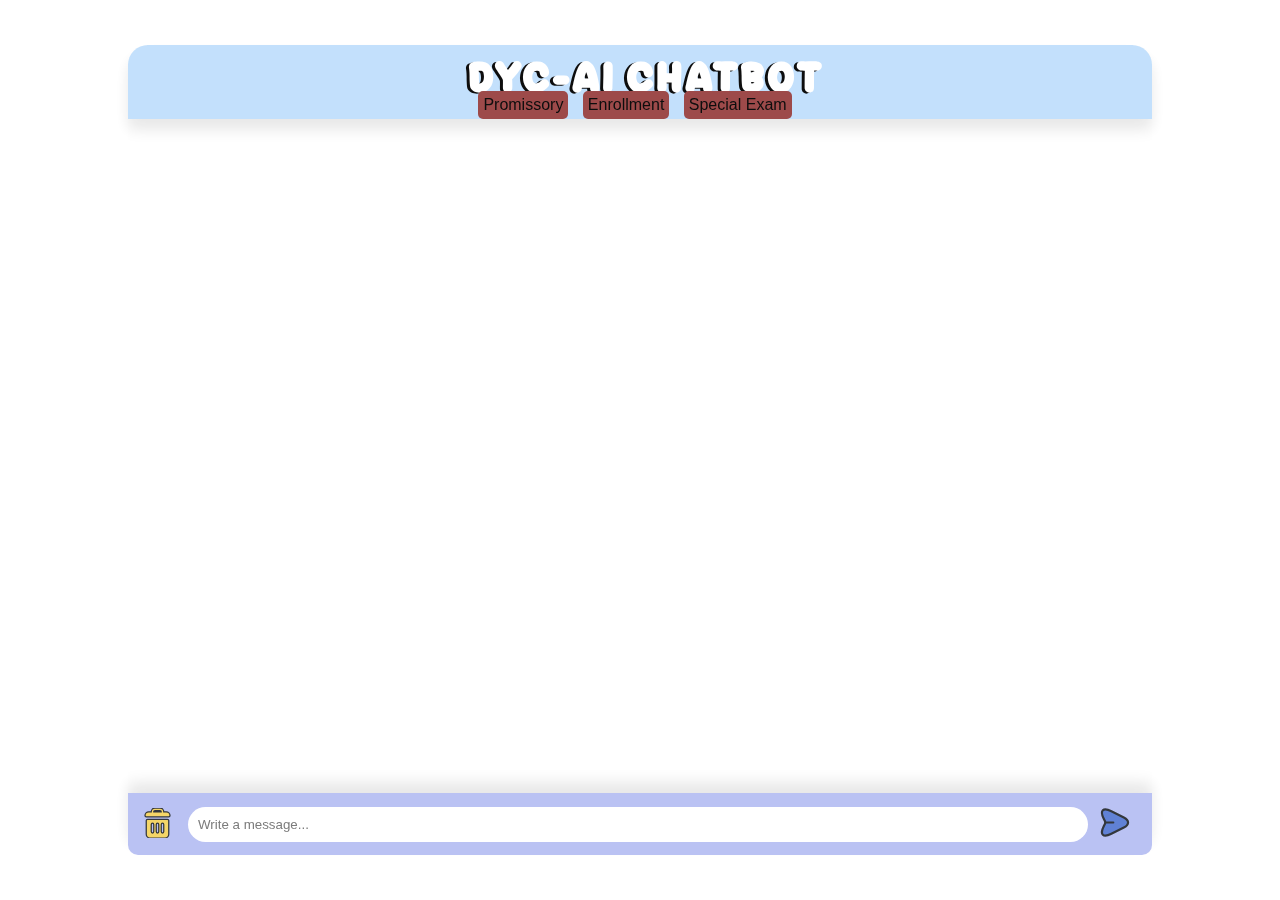
<file: standalone-frontend/base.html>
<!DOCTYPE html>
<html lang="en" dir="ltr">
<link rel="stylesheet" href="style.css">

<head>
    <meta charset="UTF-8" />
    <meta http-equiv="X-UA-Compatible" content="IE=edge" />
    <meta name="viewport" content="width=device-width, initial-scale=1.0" />
    <title>DYC-AI ChatBot</title>
    <link href='https://unpkg.com/boxicons@2.0.7/css/boxicons.min.css' rel='stylesheet'>
</head>

<body>
<!-- this is start of chatbot code -->
    <div class="container">
        <div class="chatbox">                    
                <!-- <button onclick="document.location='home.html'" class="home_button"><img src="images/home.svg" alt="Home" /></button>         -->
            <div class="chatbox__support">
                <div class="chatbox__header">
                    <div class="chatbox__image--header">   
                        <!-- <img src="images/dycilogo.png" alt="image"> -->
                    </div>
                    <div class="chatbox__content--header">
                        <h4 class="chatbox__heading--header">DYC-AI ChatBot</h4>
                        <!-- <p class="chatbox__description--header"><b>Hello there, how can I help you?</b></p> -->
                    </div>   
                </div>
                <div class="chatbox__messages">
                    <!-- Suggestions -->
                    <div class="suggestion-container">
                        <div class="suggestion" onclick="chatbox.populateAndSendMessage('Where can I get promissory?', chatbox.args.chatBox)">Promissory</div>
                        <div class="suggestion" onclick="chatbox.populateAndSendMessage('Tell me the requirements in enrollment', chatbox.args.chatBox)">Enrollment</div>
                        <div class="suggestion" onclick="chatbox.populateAndSendMessage('What are your business hours?', chatbox.args.chatBox)">Special Exam</div>
                    </div>
                    
                    <div class="chatbox__history"></div>
                    <div class="chatbox__new"></div>
                </div>
                <div class="chatbox__footer">
                    <button class="chatbox__add--footer clear__button"><img src="images/clear.svg" alt="clear" /></button>
                    <input type="text" id="inputField" placeholder="Write a message...">
                    <button class="chatbox__send--footer send__button"><img src="images/send.svg" alt="send" /></button>     
                </div>
        </div>          
    </div>
    <script src="./app.js"></script>
</body>
</html>
</file>
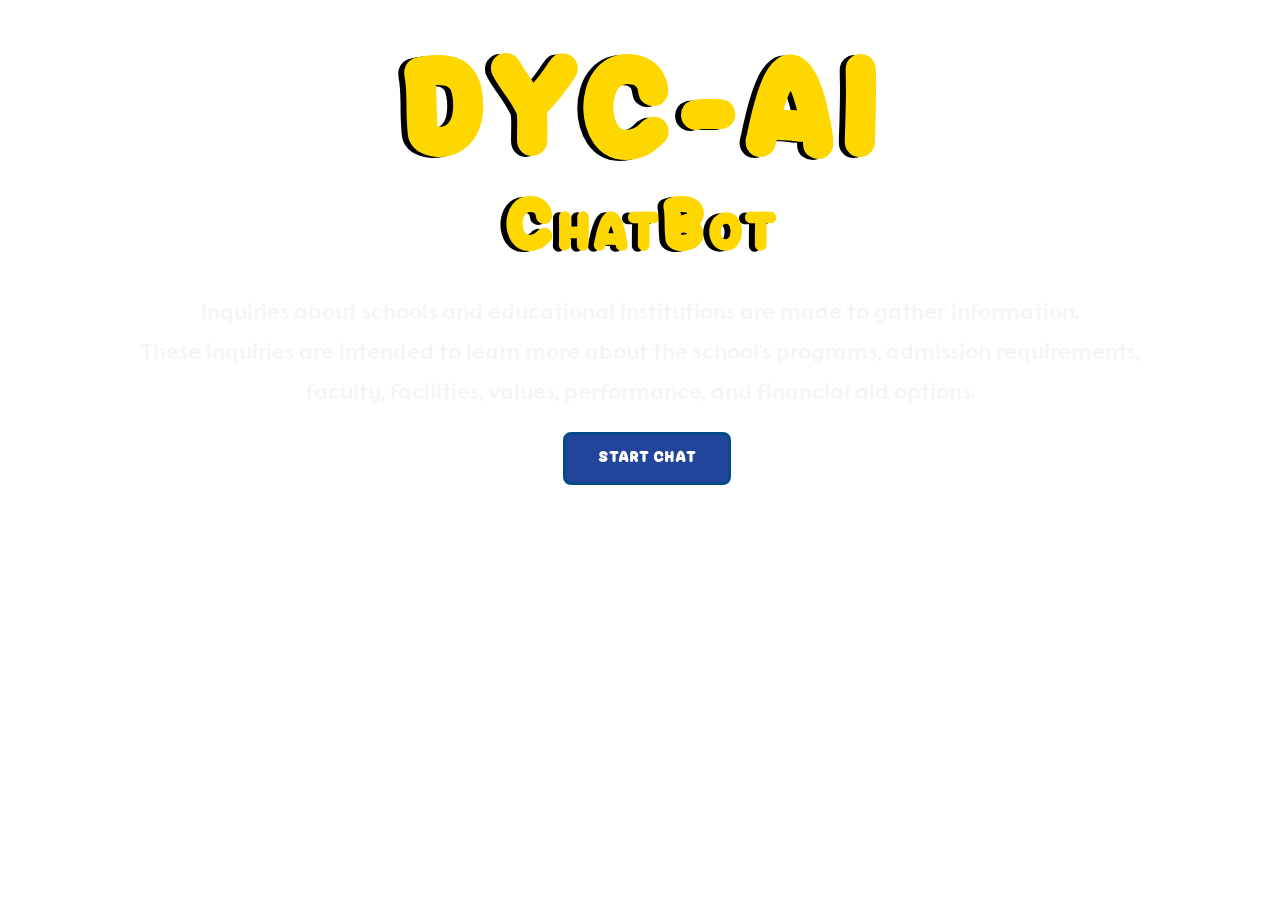
<file: standalone-frontend/home.html>
<!DOCTYPE html>
<html>
<head>
  <meta charset="UTF-8" />
  <meta http-equiv="X-UA-Compatible" content="IE=edge" />
  <meta name="viewport" content="width=device-width, initial-scale=1.0" />
  <title>DYC-AI</title>
  <link rel="stylesheet" href="style.css">
</head>
<body>
  <div class="top_wrapper">
    <div class="wrapper">
      <div class='title'>
        <span class="word1">DYC-AI</span> <span class="word2"><br>C</span><span class="word3">hat</span><span class="word4">B</span><span class="word5">ot</span>
      </div>
      <div class='about'>Inquiries about schools and educational institutions are made to gather information.
        <br>These inquiries are intended to learn more about the school's programs, admission requirements,<br>faculty, facilities, values, performance, and financial aid options.
      </div>
      <button onclick="document.location='base.html'" class="chat_button">START CHAT</button>
    </div>
  </div>
</body>
</html>
</file>
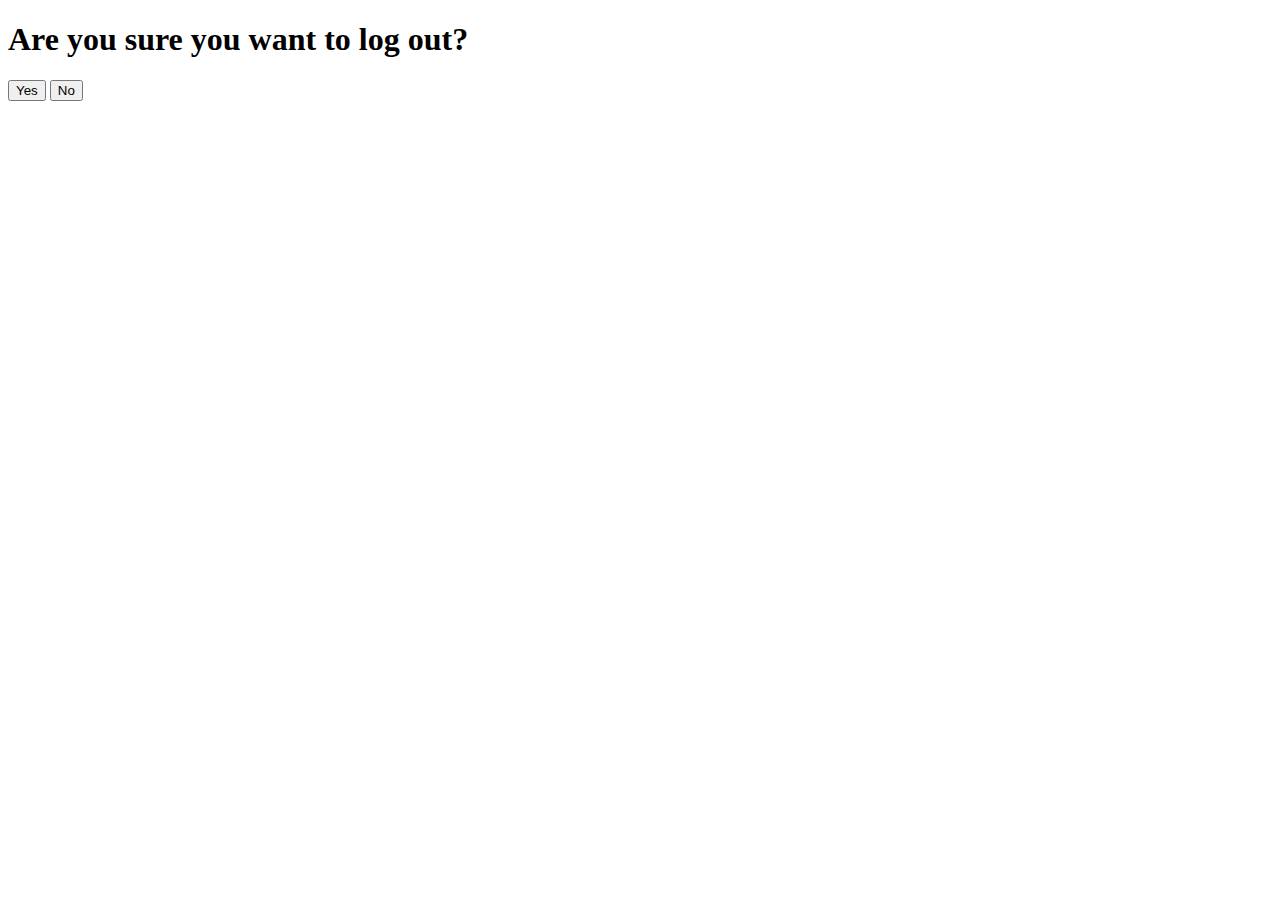
<file: templates/logout.html>
<!DOCTYPE html>
<html>
<head>
    <title>Logout Confirmation</title>
</head>
<body>
    <h1>Are you sure you want to log out?</h1>
    <form action="/logout_confirm" method="post">
        <button type="submit" name="confirm" value="yes">Yes</button>
        <button type="submit" name="confirm" value="no">No</button>
    </form>
</body>
</html>
</file>
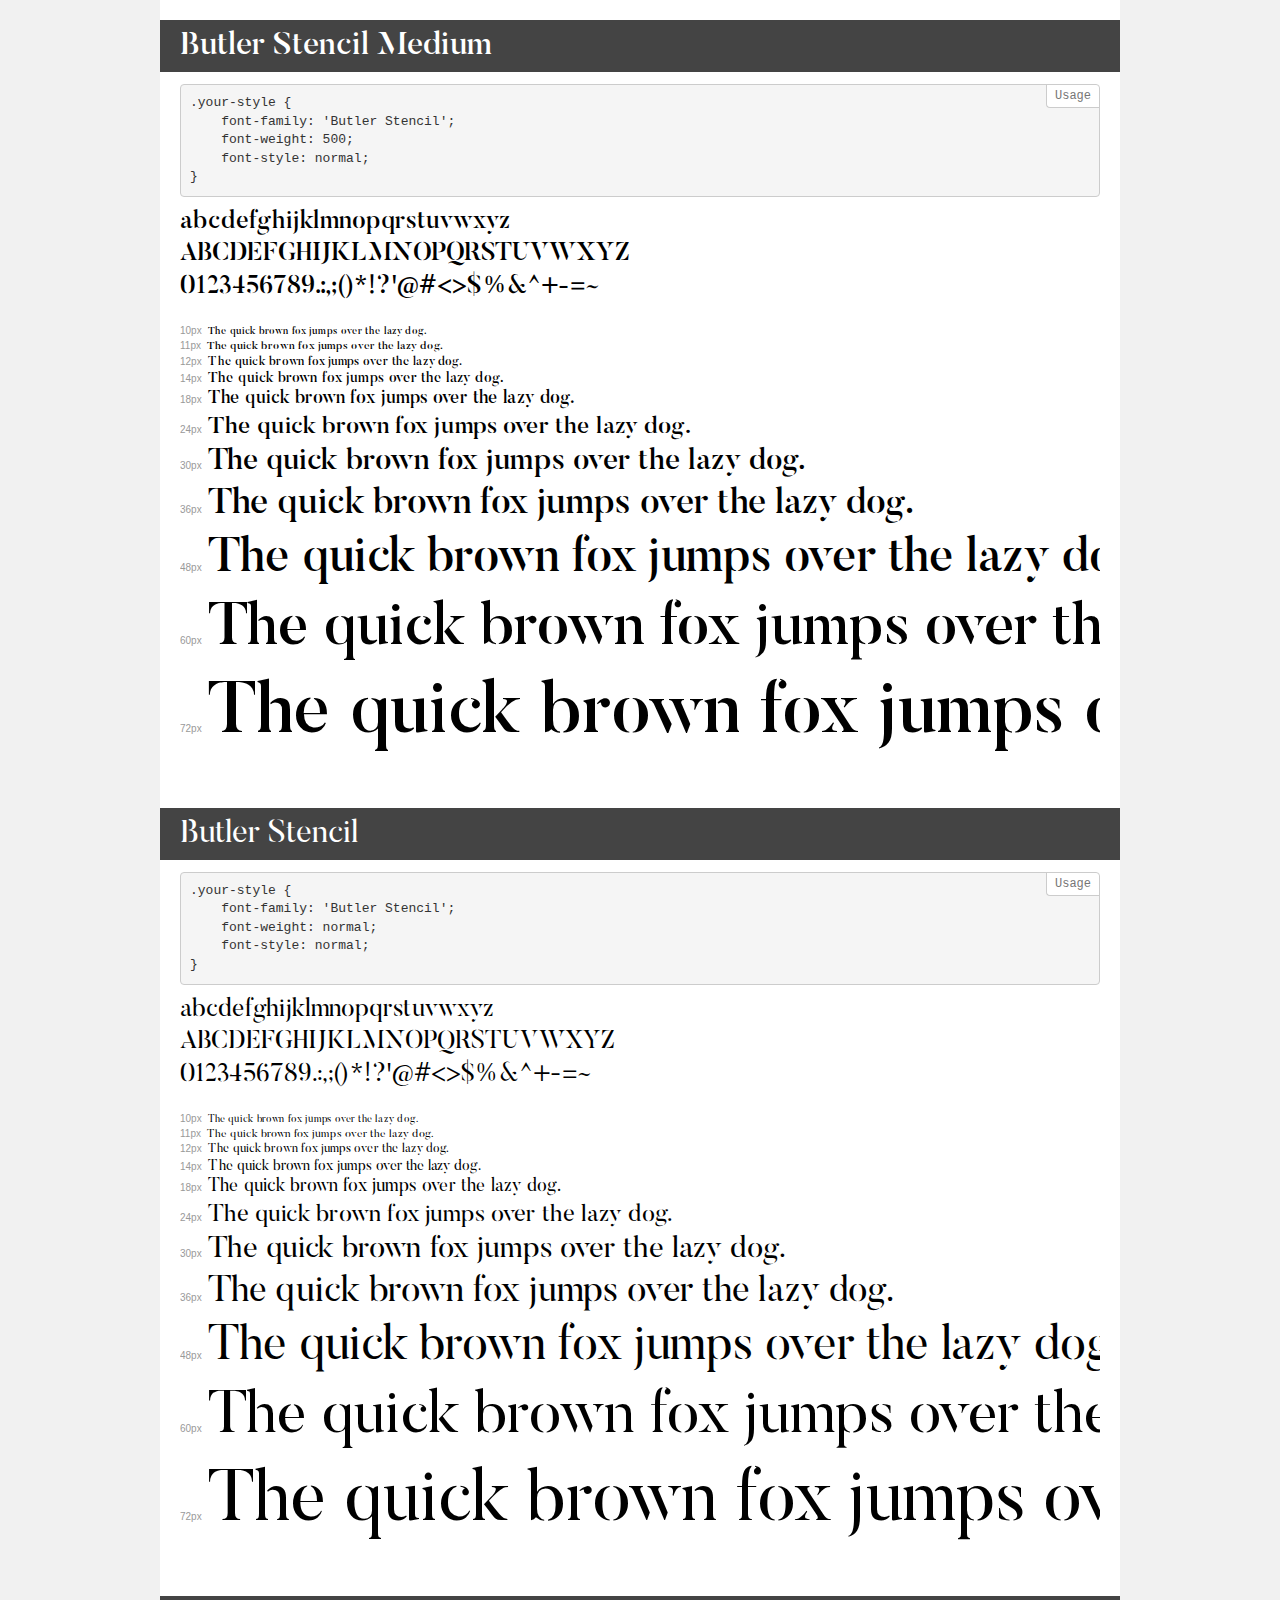
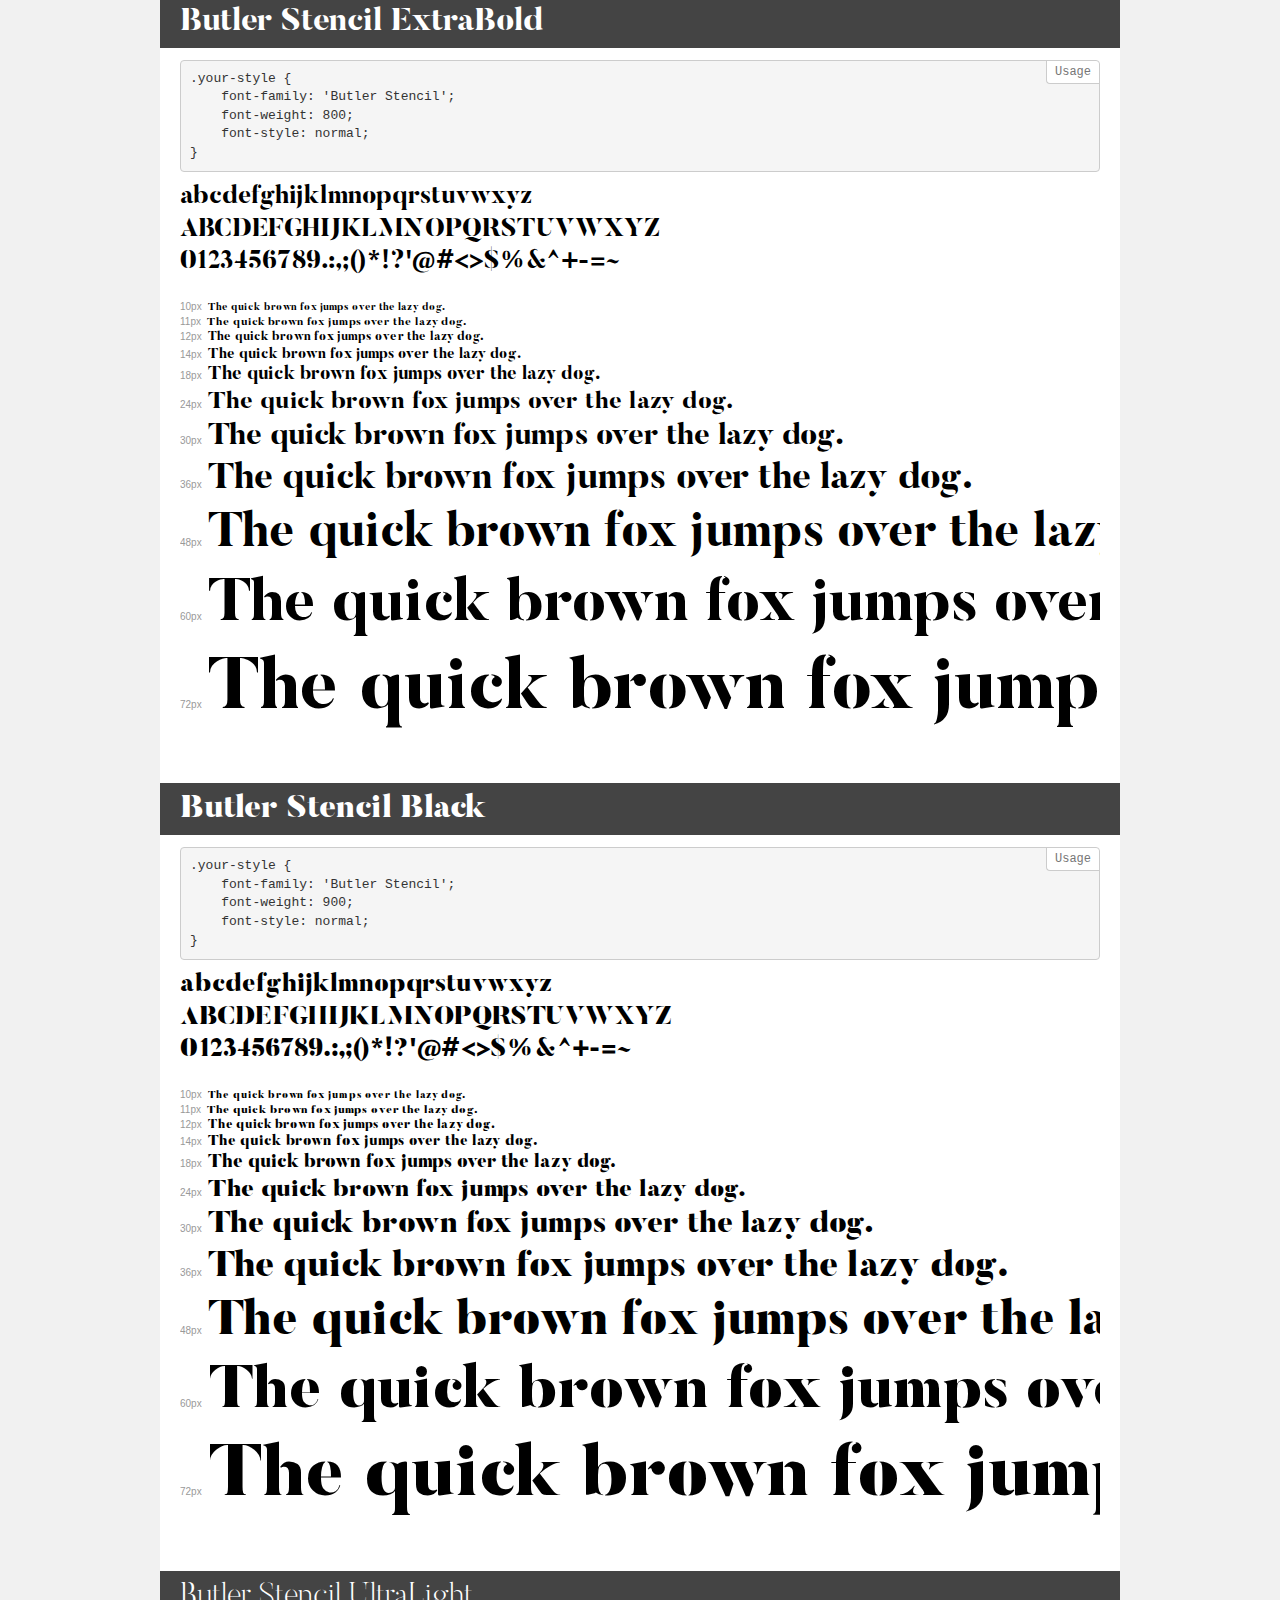
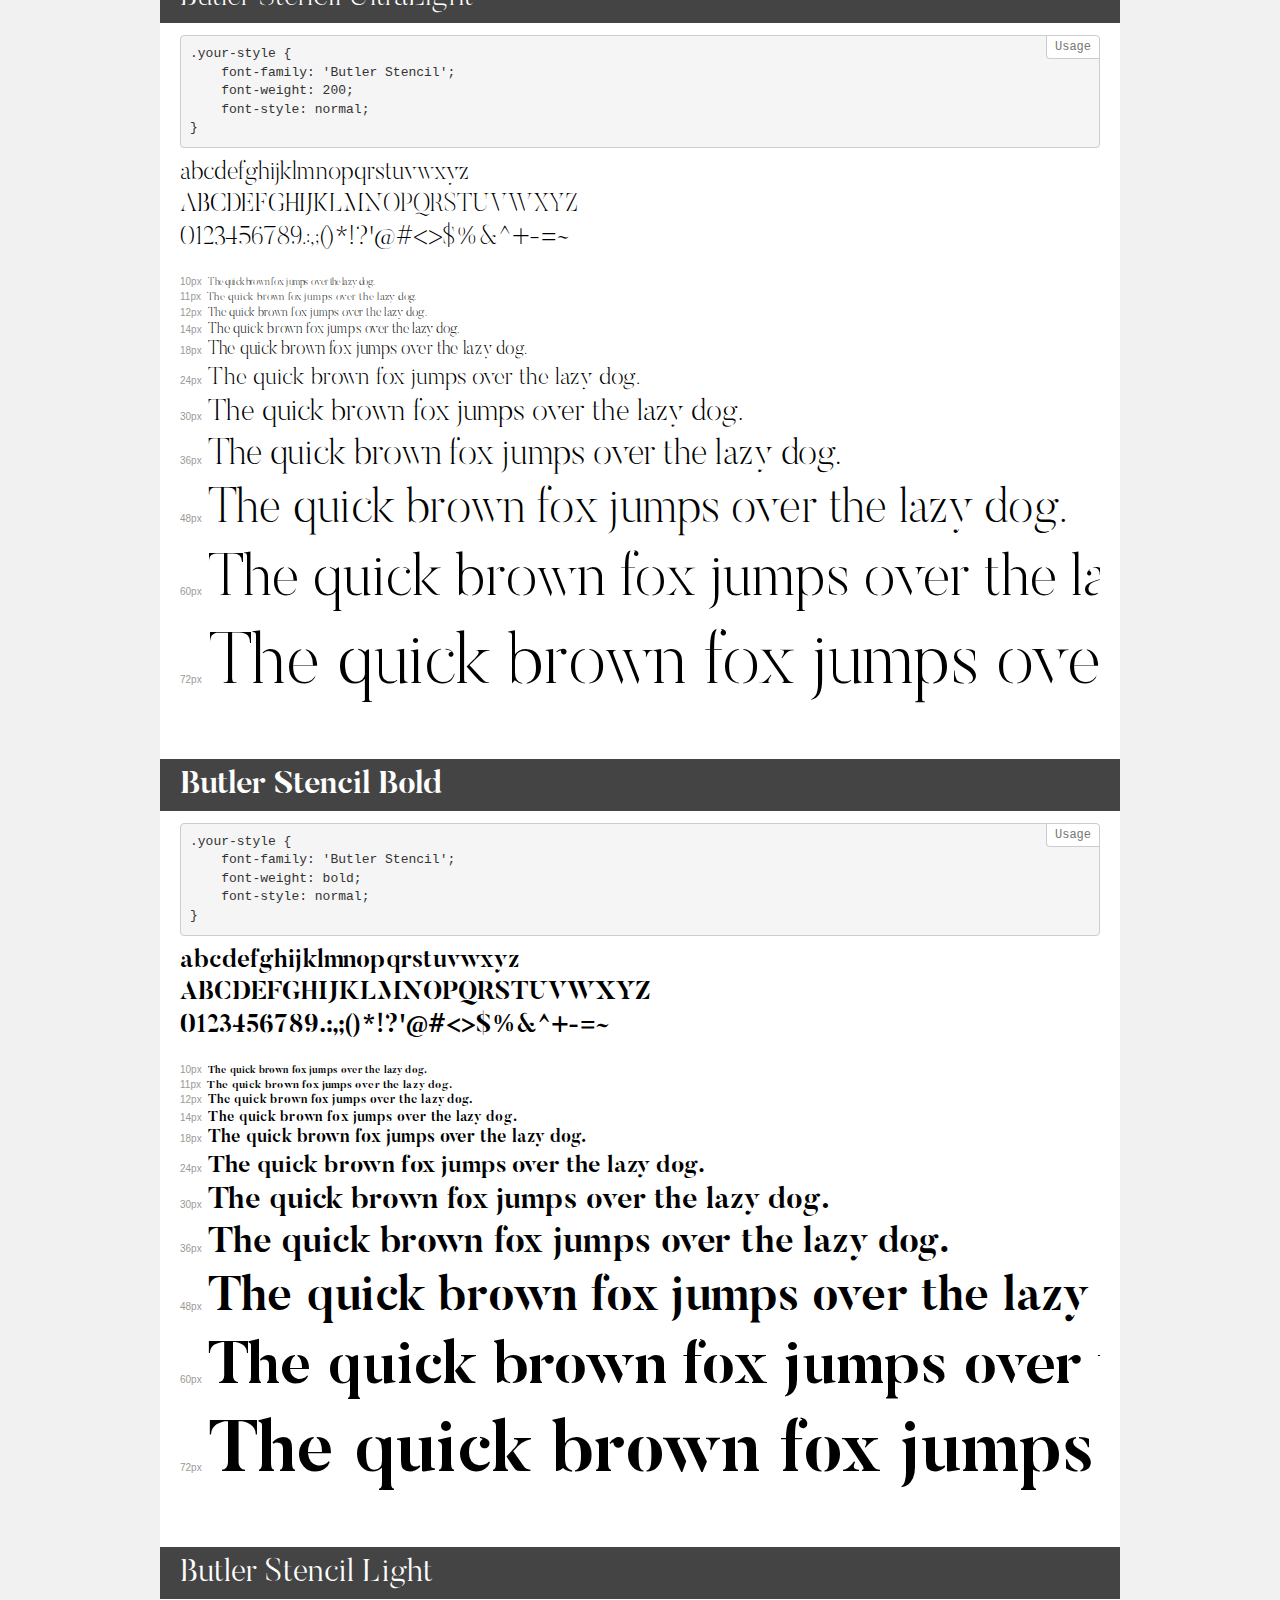
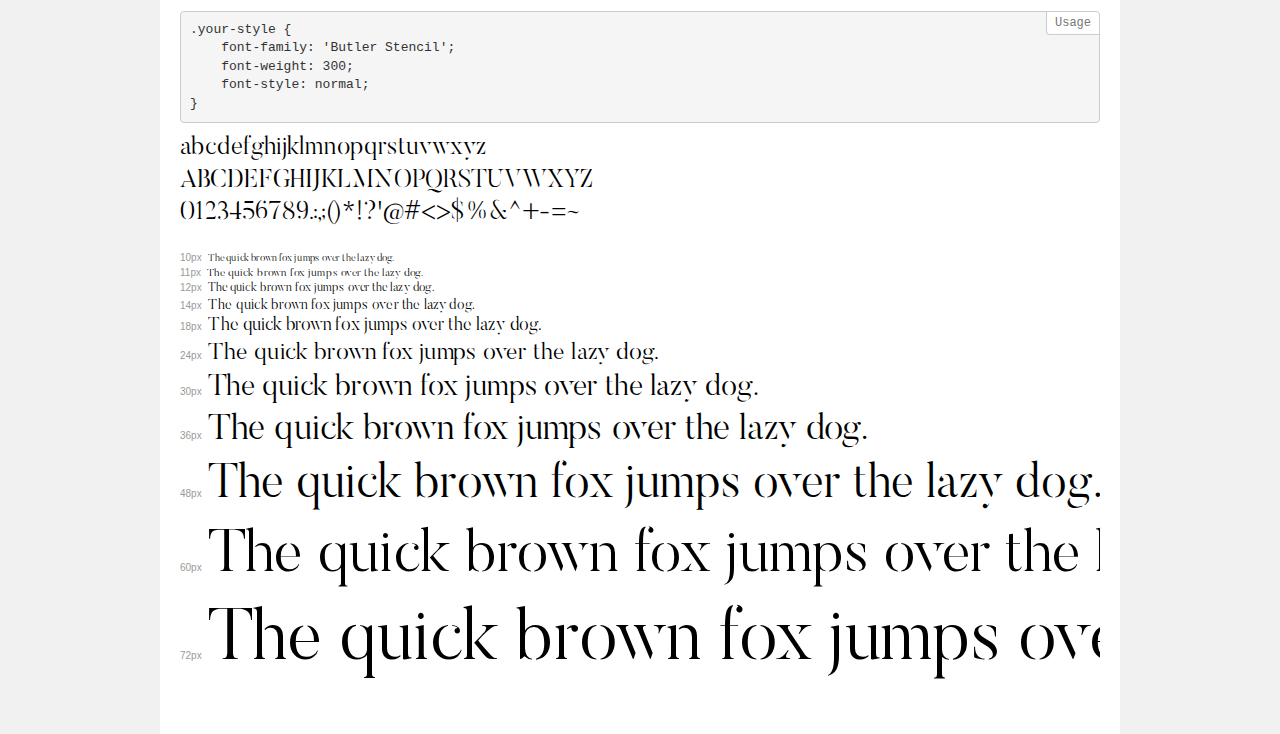
<file: standalone-frontend/fonts/Butler_Stencil_Webfont/demo.html>
<!DOCTYPE html>
<html>
<head>
    <meta charset="utf-8">
    <meta http-equiv="X-UA-Compatible" content="IE=edge">
    <meta name="viewport" content="width=device-width, initial-scale=1">
    <meta name="robots" content="noindex, noarchive">
    <meta name="format-detection" content="telephone=no">
    <title>Transfonter demo</title>
    <link href="stylesheet.css" rel="stylesheet">
    <style>
        /*
        http://meyerweb.com/eric/tools/css/reset/
        v2.0 | 20110126
        License: none (public domain)
        */
        html, body, div, span, applet, object, iframe,
        h1, h2, h3, h4, h5, h6, p, blockquote, pre,
        a, abbr, acronym, address, big, cite, code,
        del, dfn, em, img, ins, kbd, q, s, samp,
        small, strike, strong, sub, sup, tt, var,
        b, u, i, center,
        dl, dt, dd, ol, ul, li,
        fieldset, form, label, legend,
        table, caption, tbody, tfoot, thead, tr, th, td,
        article, aside, canvas, details, embed,
        figure, figcaption, footer, header, hgroup,
        menu, nav, output, ruby, section, summary,
        time, mark, audio, video {
            margin: 0;
            padding: 0;
            border: 0;
            font-size: 100%;
            font: inherit;
            vertical-align: baseline;
        }
        /* HTML5 display-role reset for older browsers */
        article, aside, details, figcaption, figure,
        footer, header, hgroup, menu, nav, section {
            display: block;
        }
        body {
            line-height: 1;
        }
        ol, ul {
            list-style: none;
        }
        blockquote, q {
            quotes: none;
        }
        blockquote:before, blockquote:after,
        q:before, q:after {
            content: '';
            content: none;
        }
        table {
            border-collapse: collapse;
            border-spacing: 0;
        }
        /* common styles */
        body {
            background: #f1f1f1;
            color: #000;
        }
        .page {
            background: #fff;
            width: 920px;
            margin: 0 auto;
            padding: 20px 20px 0 20px;
            overflow: hidden;
        }
        .font-container {
            overflow-x: auto;
            overflow-y: hidden;
            margin-bottom: 40px;
            line-height: 1.3;
            white-space: nowrap;
            padding-bottom: 5px;
        }
        h1 {
            position: relative;
            background: #444;
            font-size: 32px;
            color: #fff;
            padding: 10px 20px;
            margin: 0 -20px 12px -20px;
        }
        .letters {
            font-size: 25px;
            margin-bottom: 20px;
        }
        .s10:before {
            content: '10px';
        }
        .s11:before {
            content: '11px';
        }
        .s12:before {
            content: '12px';
        }
        .s14:before {
            content: '14px';
        }
        .s18:before {
            content: '18px';
        }
        .s24:before {
            content: '24px';
        }
        .s30:before {
            content: '30px';
        }
        .s36:before {
            content: '36px';
        }
        .s48:before {
            content: '48px';
        }
        .s60:before {
            content: '60px';
        }
        .s72:before {
            content: '72px';
        }
        .s10:before, .s11:before, .s12:before, .s14:before,
        .s18:before, .s24:before, .s30:before, .s36:before,
        .s48:before, .s60:before, .s72:before {
            font-family: Arial, sans-serif;
            font-size: 10px;
            font-weight: normal;
            font-style: normal;
            color: #999;
            padding-right: 6px;
        }
        pre {
            display: block;
            position: relative;
            padding: 9px;
            margin: 0 0 10px;
            font-family: Monaco, Menlo, Consolas, "Courier New", monospace !important;
            font-size: 13px;
            line-height: 1.428571429;
            color: #333;
            font-weight: normal !important;
            font-style: normal !important;
            background-color: #f5f5f5;
            border: 1px solid #ccc;
            overflow-x: auto;
            border-radius: 4px;
        }
        pre:after {
            display: block;
            position: absolute;
            right: 0;
            top: 0;
            content: 'Usage';
            line-height: 1;
            padding: 5px 8px;
            font-size: 12px;
            color: #767676;
            background-color: #fff;
            border: 1px solid #ccc;
            border-right: none;
            border-top: none;
            border-radius: 0 4px 0 4px;
            z-index: 10;
        }
        /* responsive */
        @media (max-width: 959px) {
            .page {
                width: auto;
                margin: 0;
            }
        }
    </style>
</head>
<body>
<div class="page">
    <div class="demo" style="font-family: 'Butler Stencil'; font-weight: 500; font-style: normal;">
        <h1>Butler Stencil Medium</h1>
        <pre>.your-style {
    font-family: 'Butler Stencil';
    font-weight: 500;
    font-style: normal;
}</pre>
        <div class="font-container">
            <p class="letters">
                abcdefghijklmnopqrstuvwxyz<br>
ABCDEFGHIJKLMNOPQRSTUVWXYZ<br>
                0123456789.:,;()*!?'@#<>$%&^+-=~
            </p>
            <p class="s10" style="font-size: 10px;">The quick brown fox jumps over the lazy dog.</p>
            <p class="s11" style="font-size: 11px;">The quick brown fox jumps over the lazy dog.</p>
            <p class="s12" style="font-size: 12px;">The quick brown fox jumps over the lazy dog.</p>
            <p class="s14" style="font-size: 14px;">The quick brown fox jumps over the lazy dog.</p>
            <p class="s18" style="font-size: 18px;">The quick brown fox jumps over the lazy dog.</p>
            <p class="s24" style="font-size: 24px;">The quick brown fox jumps over the lazy dog.</p>
            <p class="s30" style="font-size: 30px;">The quick brown fox jumps over the lazy dog.</p>
            <p class="s36" style="font-size: 36px;">The quick brown fox jumps over the lazy dog.</p>
            <p class="s48" style="font-size: 48px;">The quick brown fox jumps over the lazy dog.</p>
            <p class="s60" style="font-size: 60px;">The quick brown fox jumps over the lazy dog.</p>
            <p class="s72" style="font-size: 72px;">The quick brown fox jumps over the lazy dog.</p>
        </div>
    </div>
    <div class="demo" style="font-family: 'Butler Stencil'; font-weight: normal; font-style: normal;">
        <h1>Butler Stencil</h1>
        <pre>.your-style {
    font-family: 'Butler Stencil';
    font-weight: normal;
    font-style: normal;
}</pre>
        <div class="font-container">
            <p class="letters">
                abcdefghijklmnopqrstuvwxyz<br>
ABCDEFGHIJKLMNOPQRSTUVWXYZ<br>
                0123456789.:,;()*!?'@#<>$%&^+-=~
            </p>
            <p class="s10" style="font-size: 10px;">The quick brown fox jumps over the lazy dog.</p>
            <p class="s11" style="font-size: 11px;">The quick brown fox jumps over the lazy dog.</p>
            <p class="s12" style="font-size: 12px;">The quick brown fox jumps over the lazy dog.</p>
            <p class="s14" style="font-size: 14px;">The quick brown fox jumps over the lazy dog.</p>
            <p class="s18" style="font-size: 18px;">The quick brown fox jumps over the lazy dog.</p>
            <p class="s24" style="font-size: 24px;">The quick brown fox jumps over the lazy dog.</p>
            <p class="s30" style="font-size: 30px;">The quick brown fox jumps over the lazy dog.</p>
            <p class="s36" style="font-size: 36px;">The quick brown fox jumps over the lazy dog.</p>
            <p class="s48" style="font-size: 48px;">The quick brown fox jumps over the lazy dog.</p>
            <p class="s60" style="font-size: 60px;">The quick brown fox jumps over the lazy dog.</p>
            <p class="s72" style="font-size: 72px;">The quick brown fox jumps over the lazy dog.</p>
        </div>
    </div>
    <div class="demo" style="font-family: 'Butler Stencil'; font-weight: 800; font-style: normal;">
        <h1>Butler Stencil ExtraBold</h1>
        <pre>.your-style {
    font-family: 'Butler Stencil';
    font-weight: 800;
    font-style: normal;
}</pre>
        <div class="font-container">
            <p class="letters">
                abcdefghijklmnopqrstuvwxyz<br>
ABCDEFGHIJKLMNOPQRSTUVWXYZ<br>
                0123456789.:,;()*!?'@#<>$%&^+-=~
            </p>
            <p class="s10" style="font-size: 10px;">The quick brown fox jumps over the lazy dog.</p>
            <p class="s11" style="font-size: 11px;">The quick brown fox jumps over the lazy dog.</p>
            <p class="s12" style="font-size: 12px;">The quick brown fox jumps over the lazy dog.</p>
            <p class="s14" style="font-size: 14px;">The quick brown fox jumps over the lazy dog.</p>
            <p class="s18" style="font-size: 18px;">The quick brown fox jumps over the lazy dog.</p>
            <p class="s24" style="font-size: 24px;">The quick brown fox jumps over the lazy dog.</p>
            <p class="s30" style="font-size: 30px;">The quick brown fox jumps over the lazy dog.</p>
            <p class="s36" style="font-size: 36px;">The quick brown fox jumps over the lazy dog.</p>
            <p class="s48" style="font-size: 48px;">The quick brown fox jumps over the lazy dog.</p>
            <p class="s60" style="font-size: 60px;">The quick brown fox jumps over the lazy dog.</p>
            <p class="s72" style="font-size: 72px;">The quick brown fox jumps over the lazy dog.</p>
        </div>
    </div>
    <div class="demo" style="font-family: 'Butler Stencil'; font-weight: 900; font-style: normal;">
        <h1>Butler Stencil Black</h1>
        <pre>.your-style {
    font-family: 'Butler Stencil';
    font-weight: 900;
    font-style: normal;
}</pre>
        <div class="font-container">
            <p class="letters">
                abcdefghijklmnopqrstuvwxyz<br>
ABCDEFGHIJKLMNOPQRSTUVWXYZ<br>
                0123456789.:,;()*!?'@#<>$%&^+-=~
            </p>
            <p class="s10" style="font-size: 10px;">The quick brown fox jumps over the lazy dog.</p>
            <p class="s11" style="font-size: 11px;">The quick brown fox jumps over the lazy dog.</p>
            <p class="s12" style="font-size: 12px;">The quick brown fox jumps over the lazy dog.</p>
            <p class="s14" style="font-size: 14px;">The quick brown fox jumps over the lazy dog.</p>
            <p class="s18" style="font-size: 18px;">The quick brown fox jumps over the lazy dog.</p>
            <p class="s24" style="font-size: 24px;">The quick brown fox jumps over the lazy dog.</p>
            <p class="s30" style="font-size: 30px;">The quick brown fox jumps over the lazy dog.</p>
            <p class="s36" style="font-size: 36px;">The quick brown fox jumps over the lazy dog.</p>
            <p class="s48" style="font-size: 48px;">The quick brown fox jumps over the lazy dog.</p>
            <p class="s60" style="font-size: 60px;">The quick brown fox jumps over the lazy dog.</p>
            <p class="s72" style="font-size: 72px;">The quick brown fox jumps over the lazy dog.</p>
        </div>
    </div>
    <div class="demo" style="font-family: 'Butler Stencil'; font-weight: 200; font-style: normal;">
        <h1>Butler Stencil UltraLight</h1>
        <pre>.your-style {
    font-family: 'Butler Stencil';
    font-weight: 200;
    font-style: normal;
}</pre>
        <div class="font-container">
            <p class="letters">
                abcdefghijklmnopqrstuvwxyz<br>
ABCDEFGHIJKLMNOPQRSTUVWXYZ<br>
                0123456789.:,;()*!?'@#<>$%&^+-=~
            </p>
            <p class="s10" style="font-size: 10px;">The quick brown fox jumps over the lazy dog.</p>
            <p class="s11" style="font-size: 11px;">The quick brown fox jumps over the lazy dog.</p>
            <p class="s12" style="font-size: 12px;">The quick brown fox jumps over the lazy dog.</p>
            <p class="s14" style="font-size: 14px;">The quick brown fox jumps over the lazy dog.</p>
            <p class="s18" style="font-size: 18px;">The quick brown fox jumps over the lazy dog.</p>
            <p class="s24" style="font-size: 24px;">The quick brown fox jumps over the lazy dog.</p>
            <p class="s30" style="font-size: 30px;">The quick brown fox jumps over the lazy dog.</p>
            <p class="s36" style="font-size: 36px;">The quick brown fox jumps over the lazy dog.</p>
            <p class="s48" style="font-size: 48px;">The quick brown fox jumps over the lazy dog.</p>
            <p class="s60" style="font-size: 60px;">The quick brown fox jumps over the lazy dog.</p>
            <p class="s72" style="font-size: 72px;">The quick brown fox jumps over the lazy dog.</p>
        </div>
    </div>
    <div class="demo" style="font-family: 'Butler Stencil'; font-weight: bold; font-style: normal;">
        <h1>Butler Stencil Bold</h1>
        <pre>.your-style {
    font-family: 'Butler Stencil';
    font-weight: bold;
    font-style: normal;
}</pre>
        <div class="font-container">
            <p class="letters">
                abcdefghijklmnopqrstuvwxyz<br>
ABCDEFGHIJKLMNOPQRSTUVWXYZ<br>
                0123456789.:,;()*!?'@#<>$%&^+-=~
            </p>
            <p class="s10" style="font-size: 10px;">The quick brown fox jumps over the lazy dog.</p>
            <p class="s11" style="font-size: 11px;">The quick brown fox jumps over the lazy dog.</p>
            <p class="s12" style="font-size: 12px;">The quick brown fox jumps over the lazy dog.</p>
            <p class="s14" style="font-size: 14px;">The quick brown fox jumps over the lazy dog.</p>
            <p class="s18" style="font-size: 18px;">The quick brown fox jumps over the lazy dog.</p>
            <p class="s24" style="font-size: 24px;">The quick brown fox jumps over the lazy dog.</p>
            <p class="s30" style="font-size: 30px;">The quick brown fox jumps over the lazy dog.</p>
            <p class="s36" style="font-size: 36px;">The quick brown fox jumps over the lazy dog.</p>
            <p class="s48" style="font-size: 48px;">The quick brown fox jumps over the lazy dog.</p>
            <p class="s60" style="font-size: 60px;">The quick brown fox jumps over the lazy dog.</p>
            <p class="s72" style="font-size: 72px;">The quick brown fox jumps over the lazy dog.</p>
        </div>
    </div>
    <div class="demo" style="font-family: 'Butler Stencil'; font-weight: 300; font-style: normal;">
        <h1>Butler Stencil Light</h1>
        <pre>.your-style {
    font-family: 'Butler Stencil';
    font-weight: 300;
    font-style: normal;
}</pre>
        <div class="font-container">
            <p class="letters">
                abcdefghijklmnopqrstuvwxyz<br>
ABCDEFGHIJKLMNOPQRSTUVWXYZ<br>
                0123456789.:,;()*!?'@#<>$%&^+-=~
            </p>
            <p class="s10" style="font-size: 10px;">The quick brown fox jumps over the lazy dog.</p>
            <p class="s11" style="font-size: 11px;">The quick brown fox jumps over the lazy dog.</p>
            <p class="s12" style="font-size: 12px;">The quick brown fox jumps over the lazy dog.</p>
            <p class="s14" style="font-size: 14px;">The quick brown fox jumps over the lazy dog.</p>
            <p class="s18" style="font-size: 18px;">The quick brown fox jumps over the lazy dog.</p>
            <p class="s24" style="font-size: 24px;">The quick brown fox jumps over the lazy dog.</p>
            <p class="s30" style="font-size: 30px;">The quick brown fox jumps over the lazy dog.</p>
            <p class="s36" style="font-size: 36px;">The quick brown fox jumps over the lazy dog.</p>
            <p class="s48" style="font-size: 48px;">The quick brown fox jumps over the lazy dog.</p>
            <p class="s60" style="font-size: 60px;">The quick brown fox jumps over the lazy dog.</p>
            <p class="s72" style="font-size: 72px;">The quick brown fox jumps over the lazy dog.</p>
        </div>
    </div>
</div>
</body>
</html>
</file>
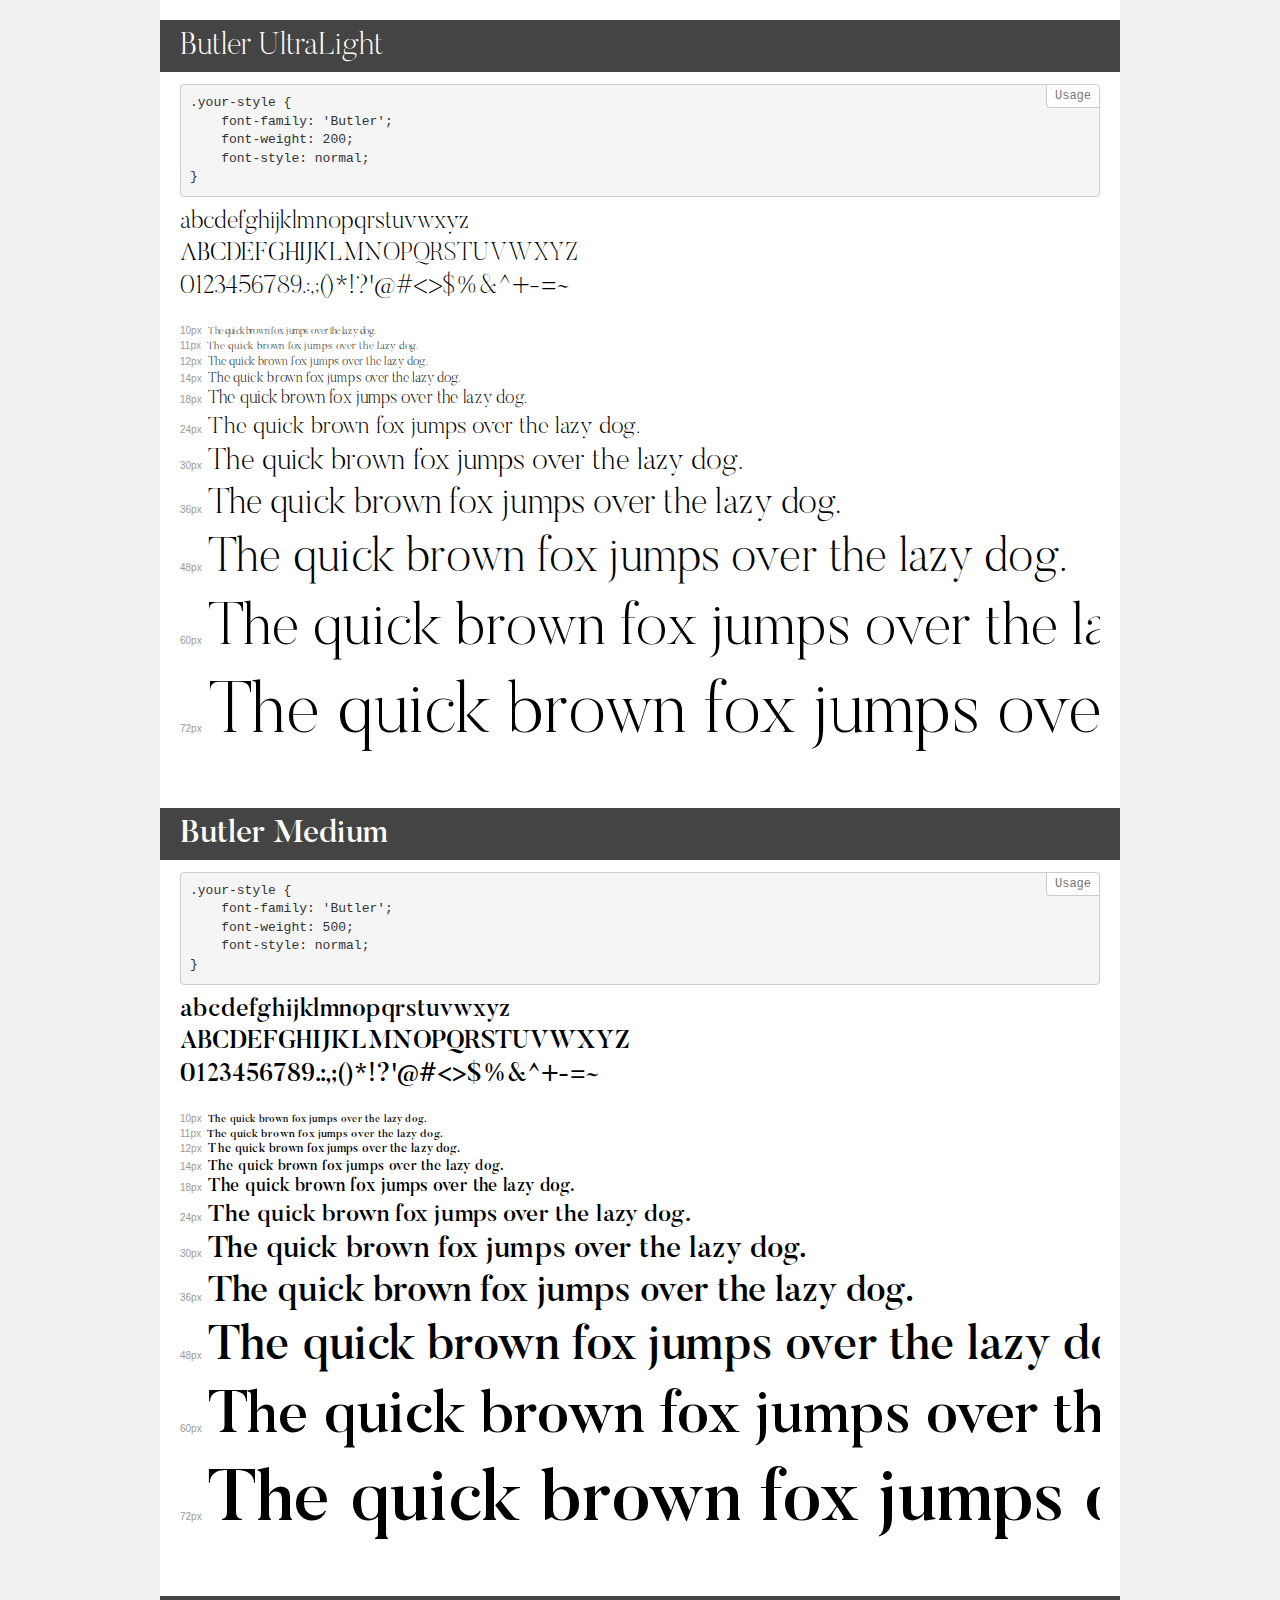
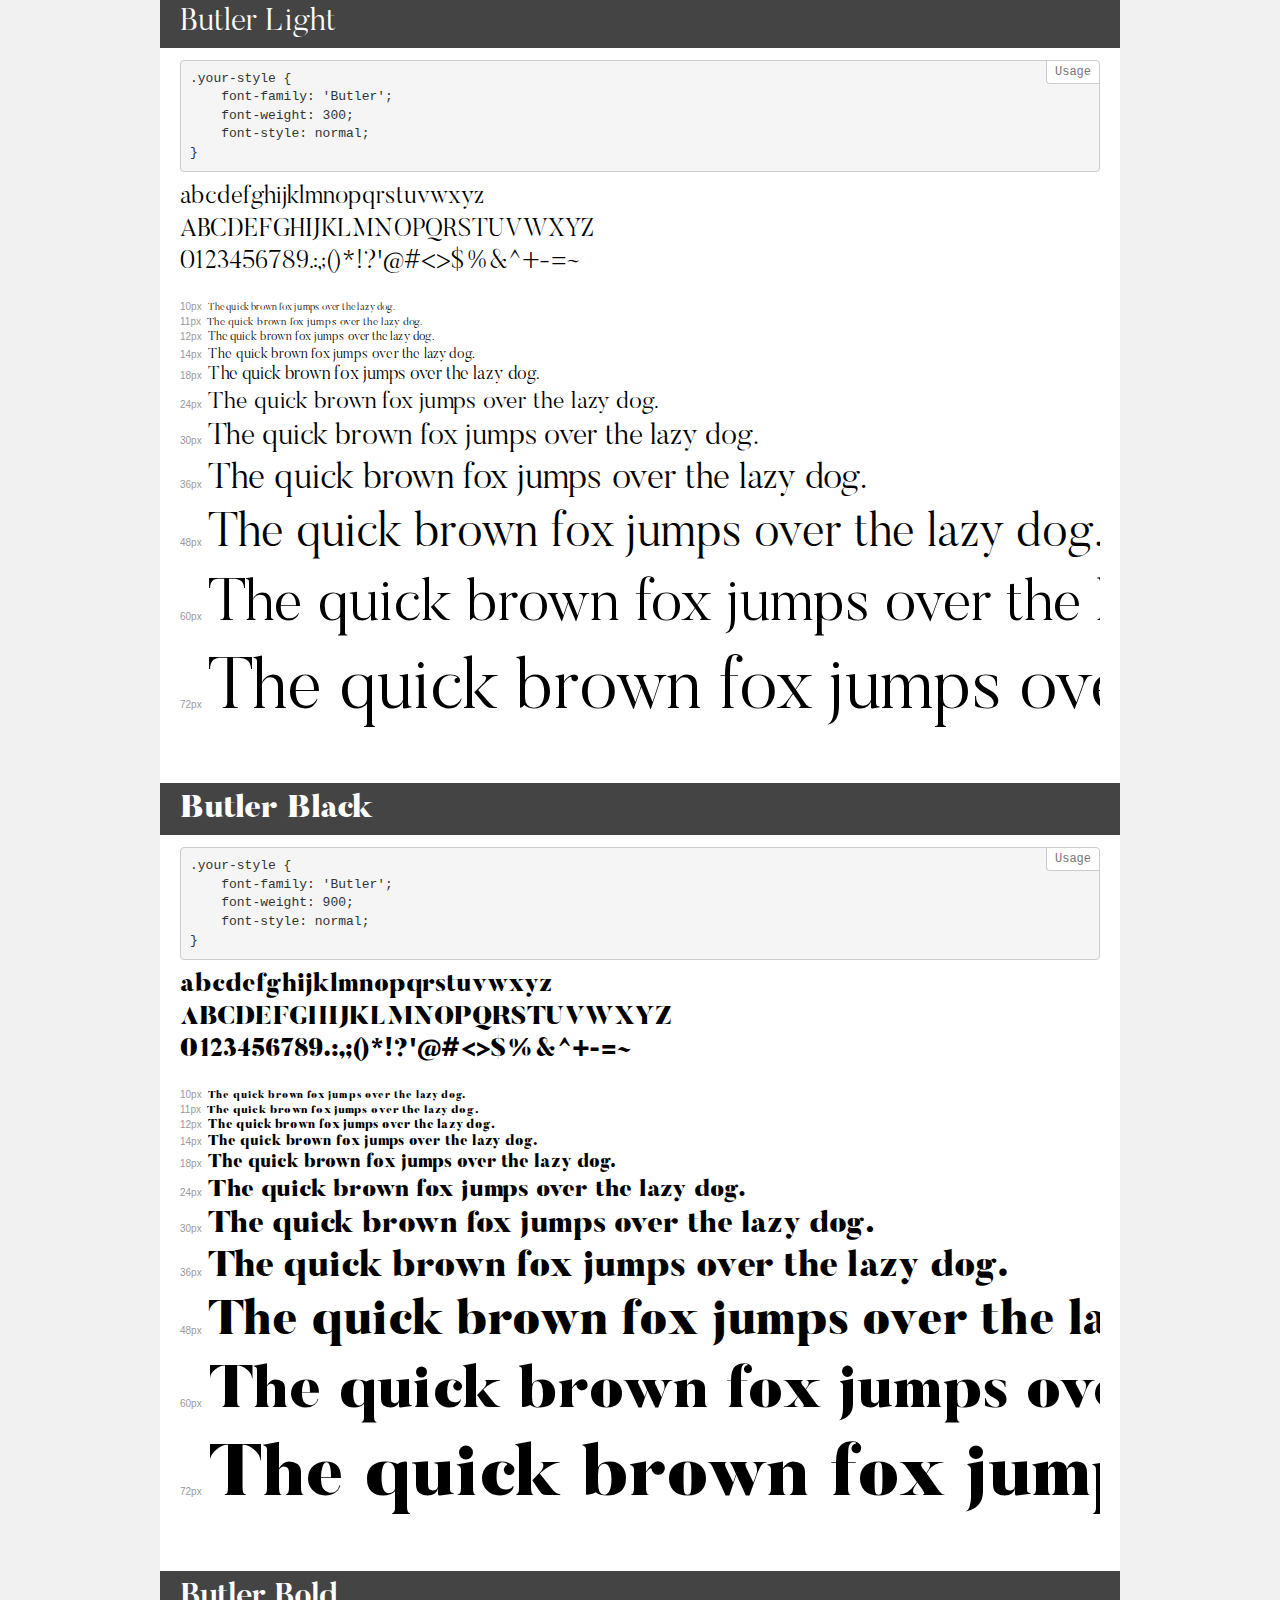
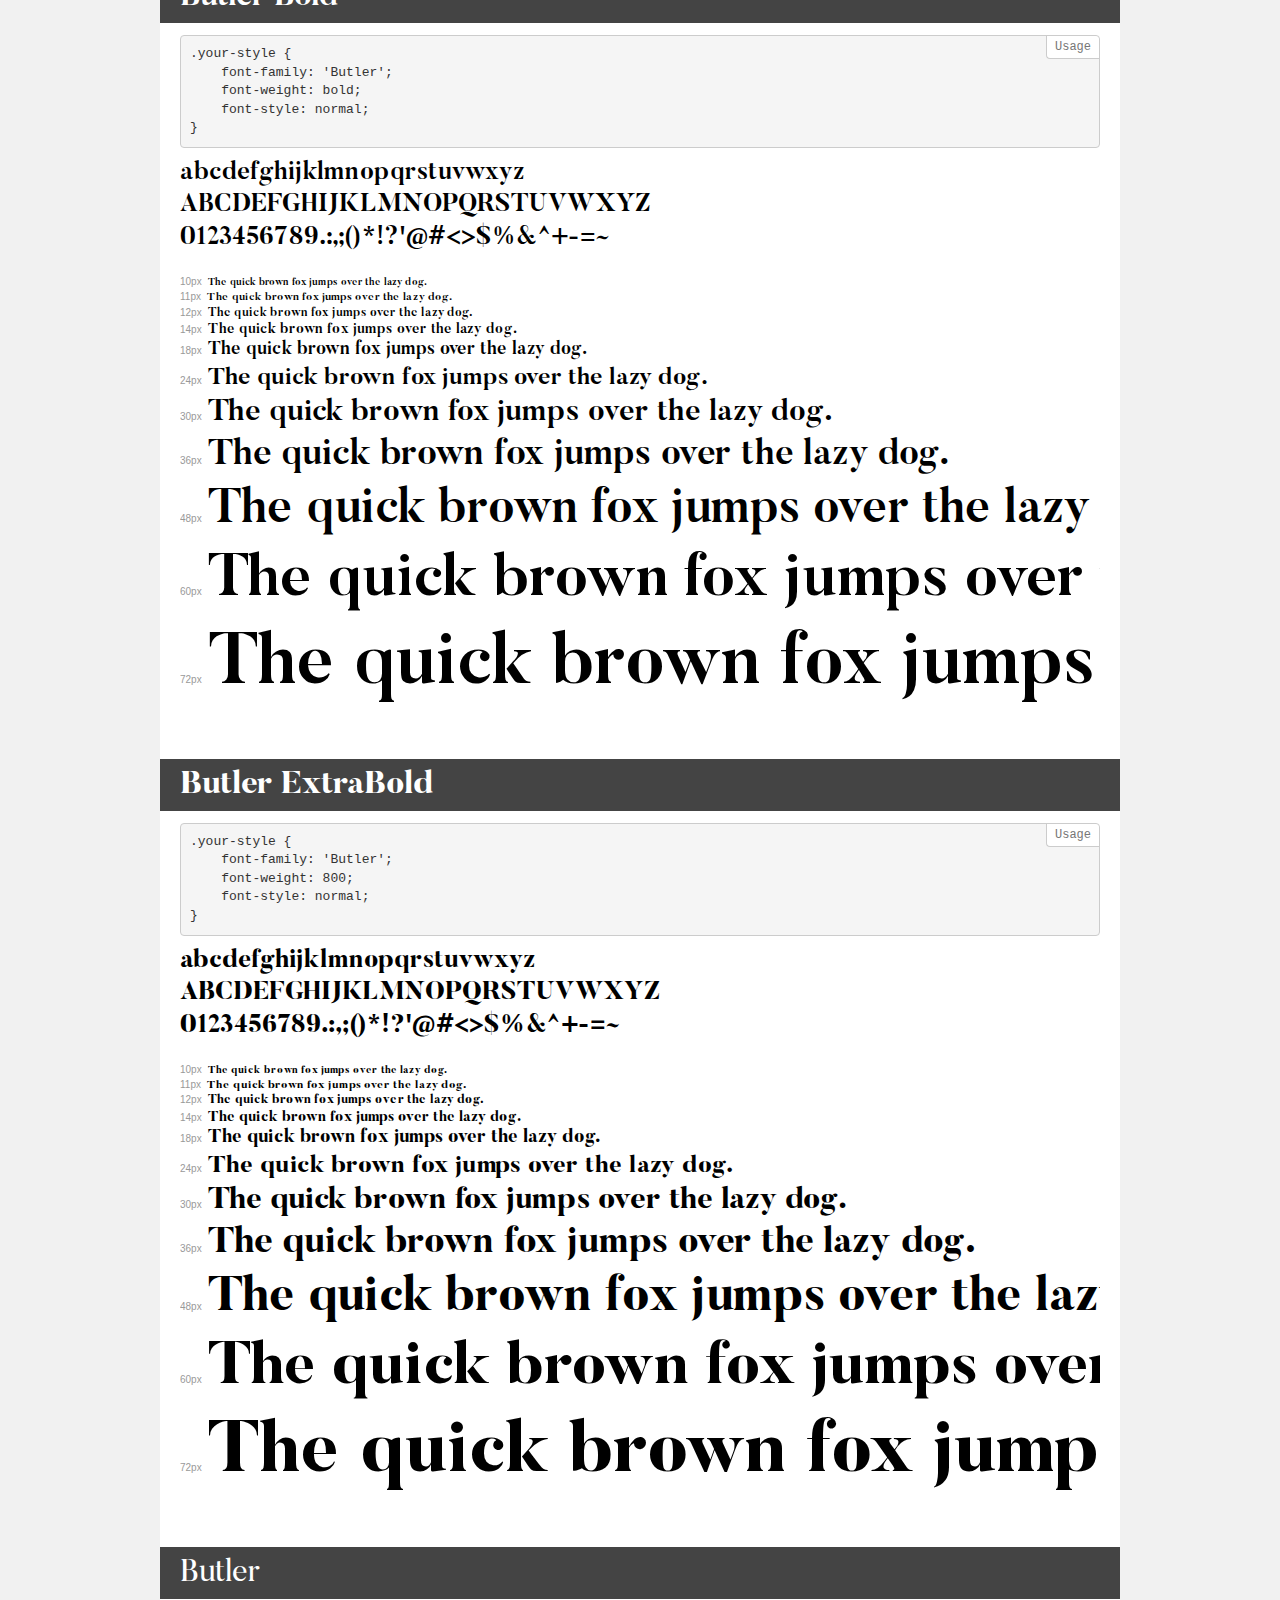
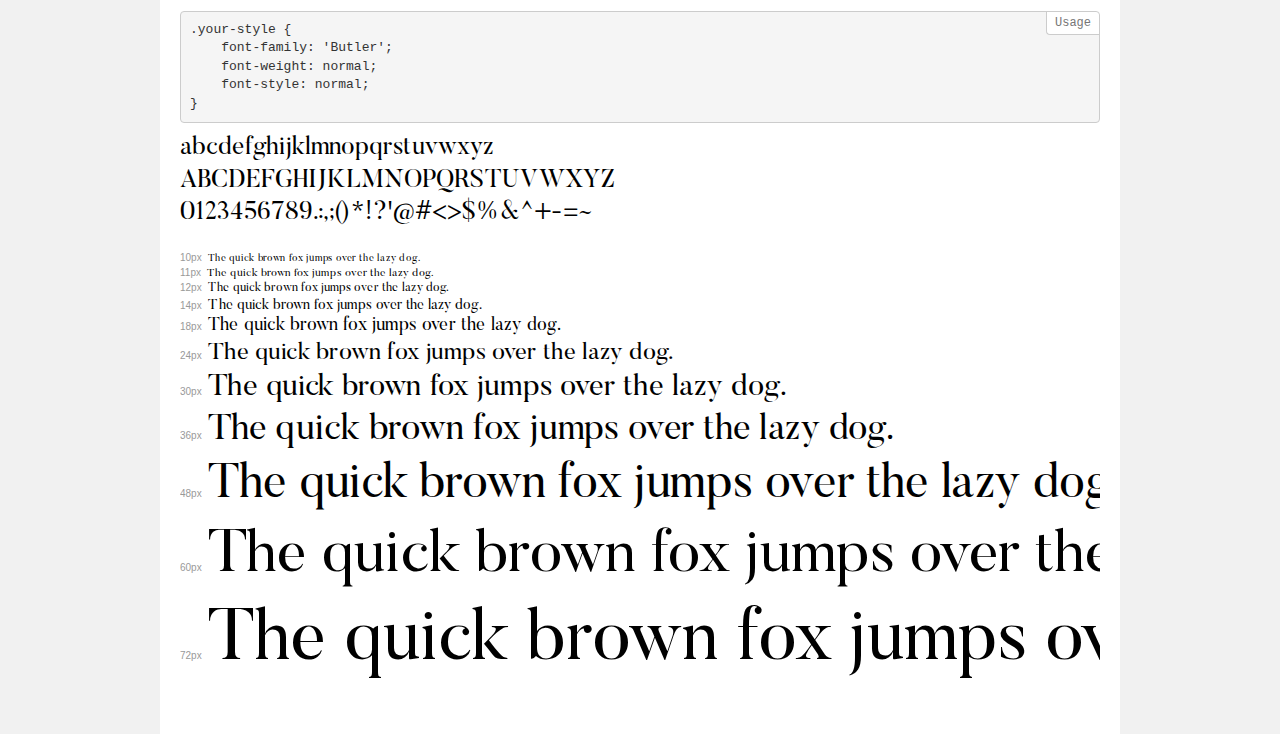
<file: standalone-frontend/fonts/Butler_Webfont/demo.html>
<!DOCTYPE html>
<html>
<head>
    <meta charset="utf-8">
    <meta http-equiv="X-UA-Compatible" content="IE=edge">
    <meta name="viewport" content="width=device-width, initial-scale=1">
    <meta name="robots" content="noindex, noarchive">
    <meta name="format-detection" content="telephone=no">
    <title>Transfonter demo</title>
    <link href="stylesheet.css" rel="stylesheet">
    <style>
        /*
        http://meyerweb.com/eric/tools/css/reset/
        v2.0 | 20110126
        License: none (public domain)
        */
        html, body, div, span, applet, object, iframe,
        h1, h2, h3, h4, h5, h6, p, blockquote, pre,
        a, abbr, acronym, address, big, cite, code,
        del, dfn, em, img, ins, kbd, q, s, samp,
        small, strike, strong, sub, sup, tt, var,
        b, u, i, center,
        dl, dt, dd, ol, ul, li,
        fieldset, form, label, legend,
        table, caption, tbody, tfoot, thead, tr, th, td,
        article, aside, canvas, details, embed,
        figure, figcaption, footer, header, hgroup,
        menu, nav, output, ruby, section, summary,
        time, mark, audio, video {
            margin: 0;
            padding: 0;
            border: 0;
            font-size: 100%;
            font: inherit;
            vertical-align: baseline;
        }
        /* HTML5 display-role reset for older browsers */
        article, aside, details, figcaption, figure,
        footer, header, hgroup, menu, nav, section {
            display: block;
        }
        body {
            line-height: 1;
        }
        ol, ul {
            list-style: none;
        }
        blockquote, q {
            quotes: none;
        }
        blockquote:before, blockquote:after,
        q:before, q:after {
            content: '';
            content: none;
        }
        table {
            border-collapse: collapse;
            border-spacing: 0;
        }
        /* common styles */
        body {
            background: #f1f1f1;
            color: #000;
        }
        .page {
            background: #fff;
            width: 920px;
            margin: 0 auto;
            padding: 20px 20px 0 20px;
            overflow: hidden;
        }
        .font-container {
            overflow-x: auto;
            overflow-y: hidden;
            margin-bottom: 40px;
            line-height: 1.3;
            white-space: nowrap;
            padding-bottom: 5px;
        }
        h1 {
            position: relative;
            background: #444;
            font-size: 32px;
            color: #fff;
            padding: 10px 20px;
            margin: 0 -20px 12px -20px;
        }
        .letters {
            font-size: 25px;
            margin-bottom: 20px;
        }
        .s10:before {
            content: '10px';
        }
        .s11:before {
            content: '11px';
        }
        .s12:before {
            content: '12px';
        }
        .s14:before {
            content: '14px';
        }
        .s18:before {
            content: '18px';
        }
        .s24:before {
            content: '24px';
        }
        .s30:before {
            content: '30px';
        }
        .s36:before {
            content: '36px';
        }
        .s48:before {
            content: '48px';
        }
        .s60:before {
            content: '60px';
        }
        .s72:before {
            content: '72px';
        }
        .s10:before, .s11:before, .s12:before, .s14:before,
        .s18:before, .s24:before, .s30:before, .s36:before,
        .s48:before, .s60:before, .s72:before {
            font-family: Arial, sans-serif;
            font-size: 10px;
            font-weight: normal;
            font-style: normal;
            color: #999;
            padding-right: 6px;
        }
        pre {
            display: block;
            position: relative;
            padding: 9px;
            margin: 0 0 10px;
            font-family: Monaco, Menlo, Consolas, "Courier New", monospace !important;
            font-size: 13px;
            line-height: 1.428571429;
            color: #333;
            font-weight: normal !important;
            font-style: normal !important;
            background-color: #f5f5f5;
            border: 1px solid #ccc;
            overflow-x: auto;
            border-radius: 4px;
        }
        pre:after {
            display: block;
            position: absolute;
            right: 0;
            top: 0;
            content: 'Usage';
            line-height: 1;
            padding: 5px 8px;
            font-size: 12px;
            color: #767676;
            background-color: #fff;
            border: 1px solid #ccc;
            border-right: none;
            border-top: none;
            border-radius: 0 4px 0 4px;
            z-index: 10;
        }
        /* responsive */
        @media (max-width: 959px) {
            .page {
                width: auto;
                margin: 0;
            }
        }
    </style>
</head>
<body>
<div class="page">
    <div class="demo" style="font-family: 'Butler'; font-weight: 200; font-style: normal;">
        <h1>Butler UltraLight</h1>
        <pre>.your-style {
    font-family: 'Butler';
    font-weight: 200;
    font-style: normal;
}</pre>
        <div class="font-container">
            <p class="letters">
                abcdefghijklmnopqrstuvwxyz<br>
ABCDEFGHIJKLMNOPQRSTUVWXYZ<br>
                0123456789.:,;()*!?'@#<>$%&^+-=~
            </p>
            <p class="s10" style="font-size: 10px;">The quick brown fox jumps over the lazy dog.</p>
            <p class="s11" style="font-size: 11px;">The quick brown fox jumps over the lazy dog.</p>
            <p class="s12" style="font-size: 12px;">The quick brown fox jumps over the lazy dog.</p>
            <p class="s14" style="font-size: 14px;">The quick brown fox jumps over the lazy dog.</p>
            <p class="s18" style="font-size: 18px;">The quick brown fox jumps over the lazy dog.</p>
            <p class="s24" style="font-size: 24px;">The quick brown fox jumps over the lazy dog.</p>
            <p class="s30" style="font-size: 30px;">The quick brown fox jumps over the lazy dog.</p>
            <p class="s36" style="font-size: 36px;">The quick brown fox jumps over the lazy dog.</p>
            <p class="s48" style="font-size: 48px;">The quick brown fox jumps over the lazy dog.</p>
            <p class="s60" style="font-size: 60px;">The quick brown fox jumps over the lazy dog.</p>
            <p class="s72" style="font-size: 72px;">The quick brown fox jumps over the lazy dog.</p>
        </div>
    </div>
    <div class="demo" style="font-family: 'Butler'; font-weight: 500; font-style: normal;">
        <h1>Butler Medium</h1>
        <pre>.your-style {
    font-family: 'Butler';
    font-weight: 500;
    font-style: normal;
}</pre>
        <div class="font-container">
            <p class="letters">
                abcdefghijklmnopqrstuvwxyz<br>
ABCDEFGHIJKLMNOPQRSTUVWXYZ<br>
                0123456789.:,;()*!?'@#<>$%&^+-=~
            </p>
            <p class="s10" style="font-size: 10px;">The quick brown fox jumps over the lazy dog.</p>
            <p class="s11" style="font-size: 11px;">The quick brown fox jumps over the lazy dog.</p>
            <p class="s12" style="font-size: 12px;">The quick brown fox jumps over the lazy dog.</p>
            <p class="s14" style="font-size: 14px;">The quick brown fox jumps over the lazy dog.</p>
            <p class="s18" style="font-size: 18px;">The quick brown fox jumps over the lazy dog.</p>
            <p class="s24" style="font-size: 24px;">The quick brown fox jumps over the lazy dog.</p>
            <p class="s30" style="font-size: 30px;">The quick brown fox jumps over the lazy dog.</p>
            <p class="s36" style="font-size: 36px;">The quick brown fox jumps over the lazy dog.</p>
            <p class="s48" style="font-size: 48px;">The quick brown fox jumps over the lazy dog.</p>
            <p class="s60" style="font-size: 60px;">The quick brown fox jumps over the lazy dog.</p>
            <p class="s72" style="font-size: 72px;">The quick brown fox jumps over the lazy dog.</p>
        </div>
    </div>
    <div class="demo" style="font-family: 'Butler'; font-weight: 300; font-style: normal;">
        <h1>Butler Light</h1>
        <pre>.your-style {
    font-family: 'Butler';
    font-weight: 300;
    font-style: normal;
}</pre>
        <div class="font-container">
            <p class="letters">
                abcdefghijklmnopqrstuvwxyz<br>
ABCDEFGHIJKLMNOPQRSTUVWXYZ<br>
                0123456789.:,;()*!?'@#<>$%&^+-=~
            </p>
            <p class="s10" style="font-size: 10px;">The quick brown fox jumps over the lazy dog.</p>
            <p class="s11" style="font-size: 11px;">The quick brown fox jumps over the lazy dog.</p>
            <p class="s12" style="font-size: 12px;">The quick brown fox jumps over the lazy dog.</p>
            <p class="s14" style="font-size: 14px;">The quick brown fox jumps over the lazy dog.</p>
            <p class="s18" style="font-size: 18px;">The quick brown fox jumps over the lazy dog.</p>
            <p class="s24" style="font-size: 24px;">The quick brown fox jumps over the lazy dog.</p>
            <p class="s30" style="font-size: 30px;">The quick brown fox jumps over the lazy dog.</p>
            <p class="s36" style="font-size: 36px;">The quick brown fox jumps over the lazy dog.</p>
            <p class="s48" style="font-size: 48px;">The quick brown fox jumps over the lazy dog.</p>
            <p class="s60" style="font-size: 60px;">The quick brown fox jumps over the lazy dog.</p>
            <p class="s72" style="font-size: 72px;">The quick brown fox jumps over the lazy dog.</p>
        </div>
    </div>
    <div class="demo" style="font-family: 'Butler'; font-weight: 900; font-style: normal;">
        <h1>Butler Black</h1>
        <pre>.your-style {
    font-family: 'Butler';
    font-weight: 900;
    font-style: normal;
}</pre>
        <div class="font-container">
            <p class="letters">
                abcdefghijklmnopqrstuvwxyz<br>
ABCDEFGHIJKLMNOPQRSTUVWXYZ<br>
                0123456789.:,;()*!?'@#<>$%&^+-=~
            </p>
            <p class="s10" style="font-size: 10px;">The quick brown fox jumps over the lazy dog.</p>
            <p class="s11" style="font-size: 11px;">The quick brown fox jumps over the lazy dog.</p>
            <p class="s12" style="font-size: 12px;">The quick brown fox jumps over the lazy dog.</p>
            <p class="s14" style="font-size: 14px;">The quick brown fox jumps over the lazy dog.</p>
            <p class="s18" style="font-size: 18px;">The quick brown fox jumps over the lazy dog.</p>
            <p class="s24" style="font-size: 24px;">The quick brown fox jumps over the lazy dog.</p>
            <p class="s30" style="font-size: 30px;">The quick brown fox jumps over the lazy dog.</p>
            <p class="s36" style="font-size: 36px;">The quick brown fox jumps over the lazy dog.</p>
            <p class="s48" style="font-size: 48px;">The quick brown fox jumps over the lazy dog.</p>
            <p class="s60" style="font-size: 60px;">The quick brown fox jumps over the lazy dog.</p>
            <p class="s72" style="font-size: 72px;">The quick brown fox jumps over the lazy dog.</p>
        </div>
    </div>
    <div class="demo" style="font-family: 'Butler'; font-weight: bold; font-style: normal;">
        <h1>Butler Bold</h1>
        <pre>.your-style {
    font-family: 'Butler';
    font-weight: bold;
    font-style: normal;
}</pre>
        <div class="font-container">
            <p class="letters">
                abcdefghijklmnopqrstuvwxyz<br>
ABCDEFGHIJKLMNOPQRSTUVWXYZ<br>
                0123456789.:,;()*!?'@#<>$%&^+-=~
            </p>
            <p class="s10" style="font-size: 10px;">The quick brown fox jumps over the lazy dog.</p>
            <p class="s11" style="font-size: 11px;">The quick brown fox jumps over the lazy dog.</p>
            <p class="s12" style="font-size: 12px;">The quick brown fox jumps over the lazy dog.</p>
            <p class="s14" style="font-size: 14px;">The quick brown fox jumps over the lazy dog.</p>
            <p class="s18" style="font-size: 18px;">The quick brown fox jumps over the lazy dog.</p>
            <p class="s24" style="font-size: 24px;">The quick brown fox jumps over the lazy dog.</p>
            <p class="s30" style="font-size: 30px;">The quick brown fox jumps over the lazy dog.</p>
            <p class="s36" style="font-size: 36px;">The quick brown fox jumps over the lazy dog.</p>
            <p class="s48" style="font-size: 48px;">The quick brown fox jumps over the lazy dog.</p>
            <p class="s60" style="font-size: 60px;">The quick brown fox jumps over the lazy dog.</p>
            <p class="s72" style="font-size: 72px;">The quick brown fox jumps over the lazy dog.</p>
        </div>
    </div>
    <div class="demo" style="font-family: 'Butler'; font-weight: 800; font-style: normal;">
        <h1>Butler ExtraBold</h1>
        <pre>.your-style {
    font-family: 'Butler';
    font-weight: 800;
    font-style: normal;
}</pre>
        <div class="font-container">
            <p class="letters">
                abcdefghijklmnopqrstuvwxyz<br>
ABCDEFGHIJKLMNOPQRSTUVWXYZ<br>
                0123456789.:,;()*!?'@#<>$%&^+-=~
            </p>
            <p class="s10" style="font-size: 10px;">The quick brown fox jumps over the lazy dog.</p>
            <p class="s11" style="font-size: 11px;">The quick brown fox jumps over the lazy dog.</p>
            <p class="s12" style="font-size: 12px;">The quick brown fox jumps over the lazy dog.</p>
            <p class="s14" style="font-size: 14px;">The quick brown fox jumps over the lazy dog.</p>
            <p class="s18" style="font-size: 18px;">The quick brown fox jumps over the lazy dog.</p>
            <p class="s24" style="font-size: 24px;">The quick brown fox jumps over the lazy dog.</p>
            <p class="s30" style="font-size: 30px;">The quick brown fox jumps over the lazy dog.</p>
            <p class="s36" style="font-size: 36px;">The quick brown fox jumps over the lazy dog.</p>
            <p class="s48" style="font-size: 48px;">The quick brown fox jumps over the lazy dog.</p>
            <p class="s60" style="font-size: 60px;">The quick brown fox jumps over the lazy dog.</p>
            <p class="s72" style="font-size: 72px;">The quick brown fox jumps over the lazy dog.</p>
        </div>
    </div>
    <div class="demo" style="font-family: 'Butler'; font-weight: normal; font-style: normal;">
        <h1>Butler</h1>
        <pre>.your-style {
    font-family: 'Butler';
    font-weight: normal;
    font-style: normal;
}</pre>
        <div class="font-container">
            <p class="letters">
                abcdefghijklmnopqrstuvwxyz<br>
ABCDEFGHIJKLMNOPQRSTUVWXYZ<br>
                0123456789.:,;()*!?'@#<>$%&^+-=~
            </p>
            <p class="s10" style="font-size: 10px;">The quick brown fox jumps over the lazy dog.</p>
            <p class="s11" style="font-size: 11px;">The quick brown fox jumps over the lazy dog.</p>
            <p class="s12" style="font-size: 12px;">The quick brown fox jumps over the lazy dog.</p>
            <p class="s14" style="font-size: 14px;">The quick brown fox jumps over the lazy dog.</p>
            <p class="s18" style="font-size: 18px;">The quick brown fox jumps over the lazy dog.</p>
            <p class="s24" style="font-size: 24px;">The quick brown fox jumps over the lazy dog.</p>
            <p class="s30" style="font-size: 30px;">The quick brown fox jumps over the lazy dog.</p>
            <p class="s36" style="font-size: 36px;">The quick brown fox jumps over the lazy dog.</p>
            <p class="s48" style="font-size: 48px;">The quick brown fox jumps over the lazy dog.</p>
            <p class="s60" style="font-size: 60px;">The quick brown fox jumps over the lazy dog.</p>
            <p class="s72" style="font-size: 72px;">The quick brown fox jumps over the lazy dog.</p>
        </div>
    </div>
</div>
</body>
</html>
</file>
<file: standalone-frontend/style.css>
@font-face {
    font-family: "Daysans";
    src: url(fonts/DAYSANS.ttf);
}

@font-face {
    font-family: "Classica-Bold";
    src: url(fonts/Classica-Bold.ttf);
}

@font-face {
    font-family: "Butler";
    src: url(fonts/Butler_Stencil/Butler_Regular_Stencil.otf);
}

@font-face {
    font-family: "Mommy Talk";
    src: url(fonts/MommyTalk.ttf);
}

@font-face {
    font-family: "Lavone";
    src: url(fonts/Lavone.ttf);
}

@font-face {
    font-family: "Gumball";
    src: url(fonts/04B_30__.TTF);
}


* {
    box-sizing: border-box;
    margin: 0;
    padding: 0;
}

body {
    font-family:Verdana, Geneva, Tahoma, sans-serif;
    font-weight: 400;
    font-size: 100%;
    color: #000000;
}

.chat-body {
    display: flex;
    flex-direction: column;
    padding: 8px 10px;
    align-items: flex-end;
    overflow-y: scroll;
  }

*, html {
    --primaryGradient: linear-gradient(93.12deg, #1143c1 20%, #f5d460 90%);
    --secondaryGradient: linear-gradient(93.12deg, #1143c1 20%, #f5d460 90%);
    --primaryBoxShadow: 0px 10px 15px rgba(0, 0, 0, 0.1);
    --secondaryBoxShadow: 0px -10px 15px rgba(0, 0, 0, 0.1);
    --primary:linear-gradient(93.12deg, #b6c7fa 0.42%, #5c80ed 110%);
}

/* CHATBOX
=============== */
.chatbox {
        display: flex;
        flex-direction: column;
        justify-content: center;
        align-items: center;
        width: 100%;
        height: 100%;
        position: fixed;
        top: 0;
        left: 0;
        /* background-image: url("images/bg.png"); */
        background-repeat: no-repeat;
        background-size: cover;
        opacity: 0.95;
        transition: all .5s ease-in-out;
        animation: transitionIn 0.85s;
        z-index: 9999; /* set a positive z-index value */
  }
  
/* CONTENT IS CLOSE */
/* .chatbox__support {
    display: flex;
    flex-direction: column;
    background: C0DFFC;
    z-index: -123456;
    opacity: 100;
    transition: all .5s ease-in-out;
} */


/* this is for the body  */
.chatbox__support {
    background-color: #ffffff;
    width: 80vw;
    height: 90vh;
    box-shadow: 0px 0px 0px rgba(212, 36, 36, 0.1);
    border-top-left-radius: 20px;
    border-top-right-radius: 20px;
    border-bottom-right-radius: 20px;
    border-bottom-left-radius: 20px;
    display: flex;
    position: fixed;
    flex-direction: column;
    z-index: 1;
    opacity: 100;
    transition: all .5s ease-in-out;
}

/* CONTENT ISOPEN */
/* .chatbox--active {
    display: flex;
    color: #000;
    position: fixed;
    flex-direction: column;
    z-index: -123456;
    opacity: 50;
    transition: all .5s ease-in-out;
} */

/* BUTTON */
.chatbox__button {
    text-align: center;
}

.send__button {
    padding: 2px;
    background: transparent;
    border: none;
    outline: none;
    cursor: pointer;
   /* position: absolute;
    left: 0; */
}

.clear__button {
    padding: 2px;
    background: transparent;
    border: none;
    outline: none;
    cursor: pointer;
    position: absolute;
    left: -3; 
}


/* HEADER */
.chatbox__header {
    position: sticky;
    top: 0;
    background: #C0DFFC;
}


/* MESSAGES */
.chatbox__messages {
    padding-bottom: 90px;
    margin-bottom: auto;
    display: flex;
    overflow-y: auto;
    flex-direction: column-reverse;
    align-items: center;
}

.messages__item {
    background: rgb(183, 191, 243);
    width: 120%;
    height: 100px;
    width: fit-content;
}

    /* user */
/* .messages__item--operator {
    border-radius: 10px;
    background: var(--primary);
    color: rgb(163, 64, 64);
    margin-left: auto;
    overflow-wrap: break-word;
    word-wrap: break-word;
    word-break: break-all;
    max-width: 60ch;
    } */

    /* chatbot */
.messages__item--visitor,
.messages__item--typing {
    border-radius: 10px;
    margin-bottom: 10px;
    
}

    
/* FOOTER */


/* .chatbox__support {
    background-color: 161A30;
    width: 80vw;
    height: 90vh;
    box-shadow: 0px 0px 0px rgba(212, 36, 36, 0.1);
    border-top-left-radius: 20px;
    border-top-right-radius: 20px;
    border-bottom-right-radius: 20px;
    border-bottom-left-radius: 20px;
} */


/* HEADER */
.chatbox__header {
    /* background: var(--primaryGradient); */
    background: 161A30;
    display: flex;
    flex-direction: row;
    align-items: center;
    justify-content: center;
    padding: 15px 20px;
    border-top-left-radius: 20px;
    border-top-right-radius: 20px;
    box-shadow: var(--primaryBoxShadow);
}

.chatbox__image--header {
    margin-right: 10px;
}

.chatbox__heading--header {
    font-size: 2.5rem;
    color: #ffffff;
    font-family: 'Daysans', sans-serif;
    text-shadow: -3.2px 1px rgb(0, 0, 0);
    border-radius: 5px;
    justify-content: center;
    align-items: center;
    text-align: center;
  }
  

  .chatbox__description--header {
    font-size: 15;
    color: rgb(255, 254, 254);
    font-family: 'Classica-Bold', sans-serif;
    text-shadow: -1.5px 1px rgb(0, 0, 0);
    justify-content: center;
    align-items: center;
    text-align: center;
}

/* Messages */


.chatbox__messages {
    padding: 0 20px;
}

.suggestion-container {
    text-align: center;
    position: absolute;
    bottom: 50;
    width: 100%;
}

.suggestion {
    background-color: #984141; /* Change the color as per your preference */
    padding: 5px; /* Add padding for better visibility */
    border-radius: 5px; /* Optional: Add rounded corners */
    cursor: pointer;
    margin-right: 10px;
    display: inline-block;
}

 
.messages__item {
    margin-top: 10px;
    background: linear-gradient(93.12deg, #FFFEC3 0.42%, #e6db69 110%);
    /* background: #000000; */
    padding: 8px 12px;
    width: 70%; /* Adjust the width as needed */
    height: fit-content;
    box-shadow: 0px 2px 4px rgba(0, 0, 0, 0.2);
    border-top-left-radius: 10px; /* Adjust the radius as needed */
    border-top-right-radius: 10px; /* Adjust the radius as needed */
}


.messages__item--visitor,
.messages__item--typing {
    /* border-top-left-radius: 10px;
    border-top-right-radius: 10px;
    border-bottom-right-radius: 10px; */
    border-radius: 10px;
    margin-bottom: 10px;
}

/* font color and bg color of user */
.messages__item--operator {
    border-radius: 10px;
    background: var(--primary);
    color: rgb(5, 4, 4);
}



/* FOOTER */
.chatbox__footer {
    display: flex;
    flex-direction: row;
    align-items: center;
    justify-content: space-between; 
    padding: 10px 10px;
    background:rgb(183, 191, 243);
    box-shadow: var(--secondaryBoxShadow);
    border-bottom-right-radius: 10px;
    border-bottom-left-radius: 10px;
   /* margin-top: 10px; */
}

.chatbox__footer input {
    flex-grow: 1; /* Allow the input to grow and take available space */
    resize: horizontal; /* Enable horizontal resizing */
    min-width: 1; /* Set a minimum width to allow shrinking */
    max-width: none; /* Remove the max-width restriction */
    border: none;
    padding: 10px;
    border-radius: 30px;
    text-align: left;
    margin: 0 auto;
    margin-right: 50px;
    position: relative; /* or absolute, depending on your layout */
    top: 0px; /* adjust the value to move the element up or down */
    left: 50px; /* adjust the value to move the element left or right */
  }



/* .chatbox__send--footer {
    color: rgb(146, 38, 38);
} */

.typing-indicator span {
    height: 10px;
    width: 10px;
    float: left;
    margin: 0 1px;
    background-color: #6868c8;
    display: block;
    border-radius: 50%;
    opacity: 0.4;
}



.typing-indicator::after {
    height: 10px;
    width: 10px;
    left: -10px;
    bottom: -10px;
}

.typing-indicator span:nth-child(1) {
    animation: 1s blink infinite 0.3333s;
}

.typing-indicator span:nth-child(2) {
    animation: 1s blink infinite 0.6666s;
}

.typing-indicator span:nth-child(3) {
    animation: 1s blink infinite 0.9999s;
}

/* Animations */
@keyframes blink {
    50% {
        opacity: 1;
    }
}

@keyframes bulge {
    50% {
        transform: scale(1.05);
    }
}

@keyframes blink {
    50% {
        opacity: 1;
    }
}

@keyframes transitionIn {
    from {
        opacity: 0;
        transform: translateY(-10px);
    }

    to {
        opacity: 1;
        transform: translateY(0);
    }
}

.top_wrapper {
    position: fixed;
    height: 100vh;
    width: 100vw;
    padding: 50px;
    color: #f5f5f5;
    overflow-y: auto; 
    /* background-image: url("images/bg.png"); */
    background-repeat: no-repeat;
    background-size: cover;
} 




.wrapper {
    padding: 0px;
}

.title {
    font-family: 'Daysans', sans-serif;
    color: #ffd700;
    font-weight: 600;
    text-align: center;
    padding: 0px 0px;
    text-shadow: -6px 1px black;
    border-radius: 5px;
  }
  
  
  .title .word1 {
    font-size: 130px;
  }
  
  .title .word2 {
    font-size: 70px;
  }
  .title .word3 {
    font-size: 50px;
  }
  
  .title .word4 {
    font-size: 70px;
  }
  .title .word5 {
    font-size: 50px;
  }

.about {
    font-size: 20px;
    text-align: center;
    font-family: initial;
    padding: 20px 32px;
    line-height: 2;
    font-family: 'Classica-Bold',sans-serif;
}

.chat_button {
    position: fixed;
    border: 3px solid #044A87;
    color: rgb(255, 255, 255);
    padding: 15px 32px;
    text-align: center;
    font-family: 'Daysans', sans-serif;
    font-size: 15px;
    border-radius: 8px;
    left: 44%;
    background-image: linear-gradient(30deg, #22449a 50%, transparent 50%);
    background-size: 500px;
    background-repeat: no-repeat;
    background-position: 0%;
    transition: background 500ms ease-in-out, border-color 400ms ease-in-out;    
  }
  
  .chat_button:hover {
    background-position: 100%;
    background-color: #fae14f; /* Change this to the desired red color */
    border-color: #000000; /* Change this to the desired red color */
    color: #060606; /* Change this to the desired text color */
  }

  .home_button {
    position: absolute;
    display: flex;
    align-items: center;
    justify-content: center;
    height: 10vw;
    width: 10vw;
    max-height: 55px;
    max-width: 55px;
    left: 1%;
    top: 1%;
    border: 3px solid #044A87;
    color: rgb(255, 255, 255);
    border-radius: 50%;
    background-image: linear-gradient(30deg, #22449a 50%, transparent 50%);
    background-size: 500px;
    background-repeat: no-repeat;
    background-position: 0%;
    transition: background 500ms ease-in-out, border-color 400ms ease-in-out;
  }

.home_button:hover {
    background-position: 100%;
    background-color: #010000; 
    border-color: #000000; 
    color: #060606; 
  } 

.sidebar{
  position: fixed;
  top: 0;
  left: 0;
  height: 100%;
  width: 260px;
  background: #11101d;
  z-index: 100;
  transition: all 0.5s ease;
}
.sidebar.close{
  width: 78px;
}
.sidebar .logo-details{
  height: 60px;
  width: 100%;
  display: flex;
  align-items: center;
}
.sidebar .logo-details i{
  font-size: 30px;
  color: #fff;
  height: 50px;
  min-width: 78px;
  text-align: center;
  line-height: 50px;
}
.sidebar .logo-details .logo_name{
  font-size: 22px;
  color: #fff;
  font-weight: 600;
  transition: 0.3s ease;
  transition-delay: 0.1s;
}
.sidebar.close .logo-details .logo_name{
  transition-delay: 0s;
  opacity: 0;
  pointer-events: none;
}
.sidebar .nav-links{
  height: 100%;
  padding: 30px 0 150px 0;
  overflow: auto;
}
.sidebar.close .nav-links{
  overflow: visible;
}
.sidebar .nav-links::-webkit-scrollbar{
  display: none;
}
.sidebar .nav-links li{
  position: relative;
  list-style: none;
  transition: all 0.4s ease;
}
.sidebar .nav-links li:hover{
  background: #1d1b31;
}
.sidebar .nav-links li .iocn-link{
  display: flex;
  align-items: center;
  justify-content: space-between;
}
.sidebar.close .nav-links li .iocn-link{
  display: block
}
.sidebar .nav-links li i{
  height: 50px;
  min-width: 78px;
  text-align: center;
  line-height: 50px;
  color: #fff;
  font-size: 20px;
  cursor: pointer;
  transition: all 0.3s ease;
}
.sidebar .nav-links li.showMenu i.arrow{
  transform: rotate(-180deg);
}
.sidebar.close .nav-links i.arrow{
  display: none;
}
.sidebar .nav-links li a{
  display: flex;
  align-items: center;
  text-decoration: none;
}
.sidebar .nav-links li a .link_name{
  font-size: 18px;
  font-weight: 400;
  color: #fff;
  transition: all 0.4s ease;
}
.sidebar.close .nav-links li a .link_name{
  opacity: 0;
  pointer-events: none;
}
.sidebar .nav-links li .sub-menu{
  padding: 6px 6px 14px 80px;
  margin-top: -10px;
  background: #1d1b31;
  display: none;
}
.sidebar .nav-links li.showMenu .sub-menu{
  display: block;
}
.sidebar .nav-links li .sub-menu a{
  color: #fff;
  font-size: 15px;
  padding: 5px 0;
  white-space: nowrap;
  opacity: 0.6;
  transition: all 0.3s ease;
}
.sidebar .nav-links li .sub-menu a:hover{
  opacity: 1;
}
.sidebar.close .nav-links li .sub-menu{
  position: absolute;
  left: 100%;
  top: -10px;
  margin-top: 0;
  padding: 10px 20px;
  border-radius: 0 6px 6px 0;
  opacity: 0;
  display: block;
  pointer-events: none;
  transition: 0s;
}
.sidebar.close .nav-links li:hover .sub-menu{
  top: 0;
  opacity: 1;
  pointer-events: auto;
  transition: all 0.4s ease;
}
.sidebar .nav-links li .sub-menu .link_name{
  display: none;
}
.sidebar.close .nav-links li .sub-menu .link_name{
  font-size: 18px;
  opacity: 1;
  display: block;
}
.sidebar .nav-links li .sub-menu.blank{
  opacity: 1;
  pointer-events: auto;
  padding: 3px 20px 6px 16px;
  opacity: 0;
  pointer-events: none;
}
.sidebar .nav-links li:hover .sub-menu.blank{
  top: 50%;
  transform: translateY(-50%);
}
.sidebar .profile-details{
  position: fixed;
  bottom: 0;
  width: 260px;
  display: flex;
  align-items: center;
  justify-content: space-between;
  background: #1d1b31;
  padding: 12px 0;
  transition: all 0.5s ease;
}
.sidebar.close .profile-details{
  background: none;
}
.sidebar.close .profile-details{
  width: 78px;
}
.sidebar .profile-details .profile-content{
  display: flex;
  align-items: center;
}
.sidebar .profile-details img{
  height: 52px;
  width: 52px;
  object-fit: cover;
  border-radius: 16px;
  margin: 0 14px 0 12px;
  background: #1d1b31;
  transition: all 0.5s ease;
}
.sidebar.close .profile-details img{
  padding: 10px;
}
.sidebar .profile-details .profile_name,
.sidebar .profile-details .job{
  color: #fff;
  font-size: 18px;
  font-weight: 500;
  white-space: nowrap;
}
.sidebar.close .profile-details i,
.sidebar.close .profile-details .profile_name,
.sidebar.close .profile-details .job{
  display: none;
}
.sidebar .profile-details .job{
  font-size: 12px;
}
.home-section{
  position: relative;
  background: #E4E9F7;
  height: 100vh;
  left: 260px;
  width: calc(100% - 260px);
  transition: all 0.5s ease;
  padding: 12px;
}
.sidebar.close ~ .home-section{
  left: 78px;
  width: calc(100% - 78px);
}
.home-content{
  display: flex;
  align-items: center;
  flex-wrap: wrap;
}
.home-section .home-content .bx-menu,
.home-section .home-content .text{
  color: #11101d;
  font-size: 35px;
}
.home-section .home-content .bx-menu{
  cursor: pointer;
  margin-right: 10px;
}
.home-section .home-content .text{
  font-size: 26px;
  font-weight: 600;
}

@media screen and (max-width: 400px){
  .sidebar{
    width: 240px;
  }
  .sidebar.close{
    width: 78px;
  }
  .sidebar .profile-details{
    width: 240px;
  }
  .sidebar.close .profile-details{
    background: none;
  }
  .sidebar.close .profile-details{
    width: 78px;
  }
  .home-section{
    left: 240px;
    width: calc(100% - 240px);
  }
  .sidebar.close ~ .home-section{
    left: 78px;
    width: calc(100% - 78px);
  }
}
/* Add these styles for responsiveness */
@media screen and (max-width: 768px) {
  .sidebar {
    width: 100%;
  }

  .sidebar.close {
    display: none;
  }

  .sidebar.open {
    display: block;
    width: 100%;
  }
}

/* Additional styling for smaller screens can be added here */
</file>
<file: standalone-frontend/fonts/Butler_Stencil_Webfont/stylesheet.css>
@font-face {
    font-family: 'Butler Stencil';
    src: url('ButlerStencil-Medium.woff2') format('woff2'),
        url('ButlerStencil-Medium.woff') format('woff');
    font-weight: 500;
    font-style: normal;
}

@font-face {
    font-family: 'Butler Stencil';
    src: url('ButlerStencil.woff2') format('woff2'),
        url('ButlerStencil.woff') format('woff');
    font-weight: normal;
    font-style: normal;
}

@font-face {
    font-family: 'Butler Stencil';
    src: url('ButlerStencil-ExtraBold.woff2') format('woff2'),
        url('ButlerStencil-ExtraBold.woff') format('woff');
    font-weight: 800;
    font-style: normal;
}

@font-face {
    font-family: 'Butler Stencil';
    src: url('ButlerStencil-Black.woff2') format('woff2'),
        url('ButlerStencil-Black.woff') format('woff');
    font-weight: 900;
    font-style: normal;
}

@font-face {
    font-family: 'Butler Stencil';
    src: url('ButlerStencil-UltraLight.woff2') format('woff2'),
        url('ButlerStencil-UltraLight.woff') format('woff');
    font-weight: 200;
    font-style: normal;
}

@font-face {
    font-family: 'Butler Stencil';
    src: url('ButlerStencil-Bold.woff2') format('woff2'),
        url('ButlerStencil-Bold.woff') format('woff');
    font-weight: bold;
    font-style: normal;
}

@font-face {
    font-family: 'Butler Stencil';
    src: url('ButlerStencil-Light.woff2') format('woff2'),
        url('ButlerStencil-Light.woff') format('woff');
    font-weight: 300;
    font-style: normal;
}
</file>
<file: standalone-frontend/fonts/Butler_Webfont/stylesheet.css>
@font-face {
    font-family: 'Butler';
    src: url('Butler-UltraLight.woff2') format('woff2'),
        url('Butler-UltraLight.woff') format('woff');
    font-weight: 200;
    font-style: normal;
}

@font-face {
    font-family: 'Butler';
    src: url('Butler-Medium.woff2') format('woff2'),
        url('Butler-Medium.woff') format('woff');
    font-weight: 500;
    font-style: normal;
}

@font-face {
    font-family: 'Butler';
    src: url('Butler-Light.woff2') format('woff2'),
        url('Butler-Light.woff') format('woff');
    font-weight: 300;
    font-style: normal;
}

@font-face {
    font-family: 'Butler';
    src: url('Butler-Black.woff2') format('woff2'),
        url('Butler-Black.woff') format('woff');
    font-weight: 900;
    font-style: normal;
}

@font-face {
    font-family: 'Butler';
    src: url('Butler-Bold.woff2') format('woff2'),
        url('Butler-Bold.woff') format('woff');
    font-weight: bold;
    font-style: normal;
}

@font-face {
    font-family: 'Butler';
    src: url('Butler-ExtraBold.woff2') format('woff2'),
        url('Butler-ExtraBold.woff') format('woff');
    font-weight: 800;
    font-style: normal;
}

@font-face {
    font-family: 'Butler';
    src: url('Butler.woff2') format('woff2'),
        url('Butler.woff') format('woff');
    font-weight: normal;
    font-style: normal;
}
</file>
